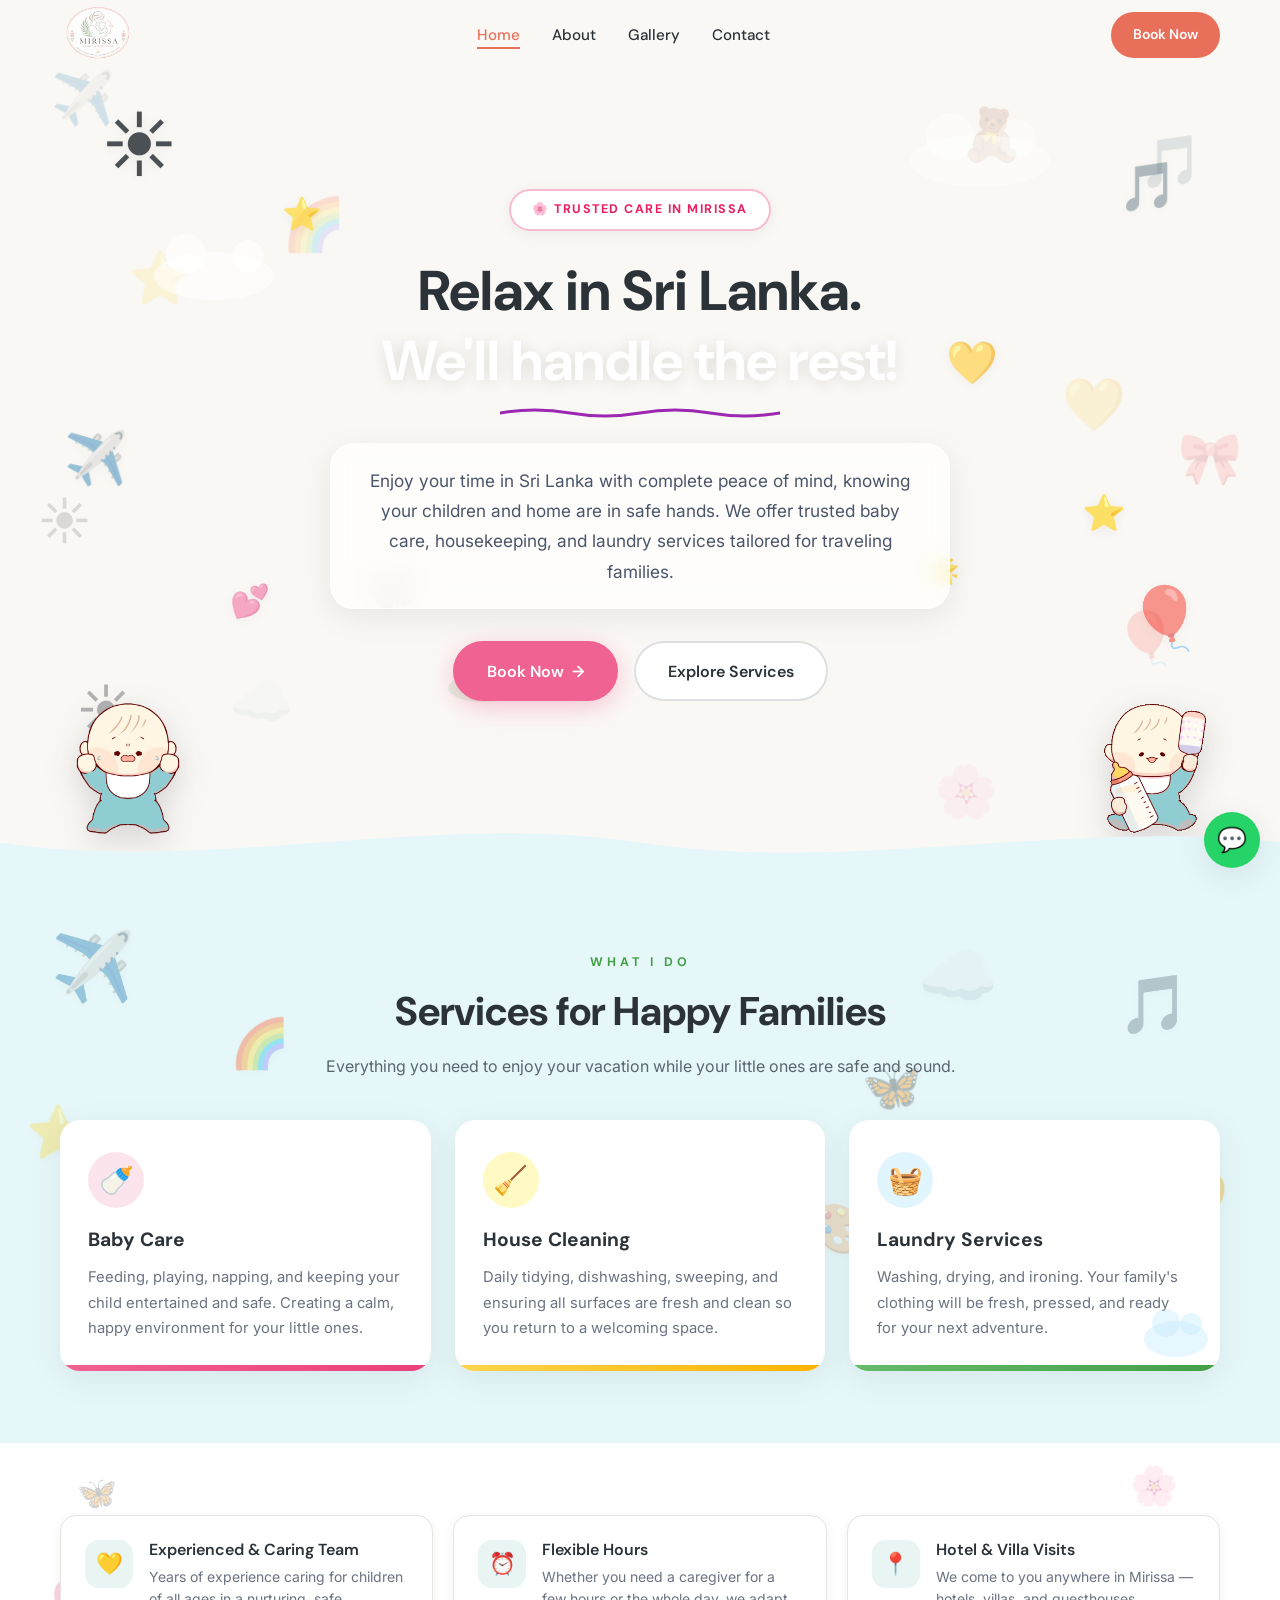
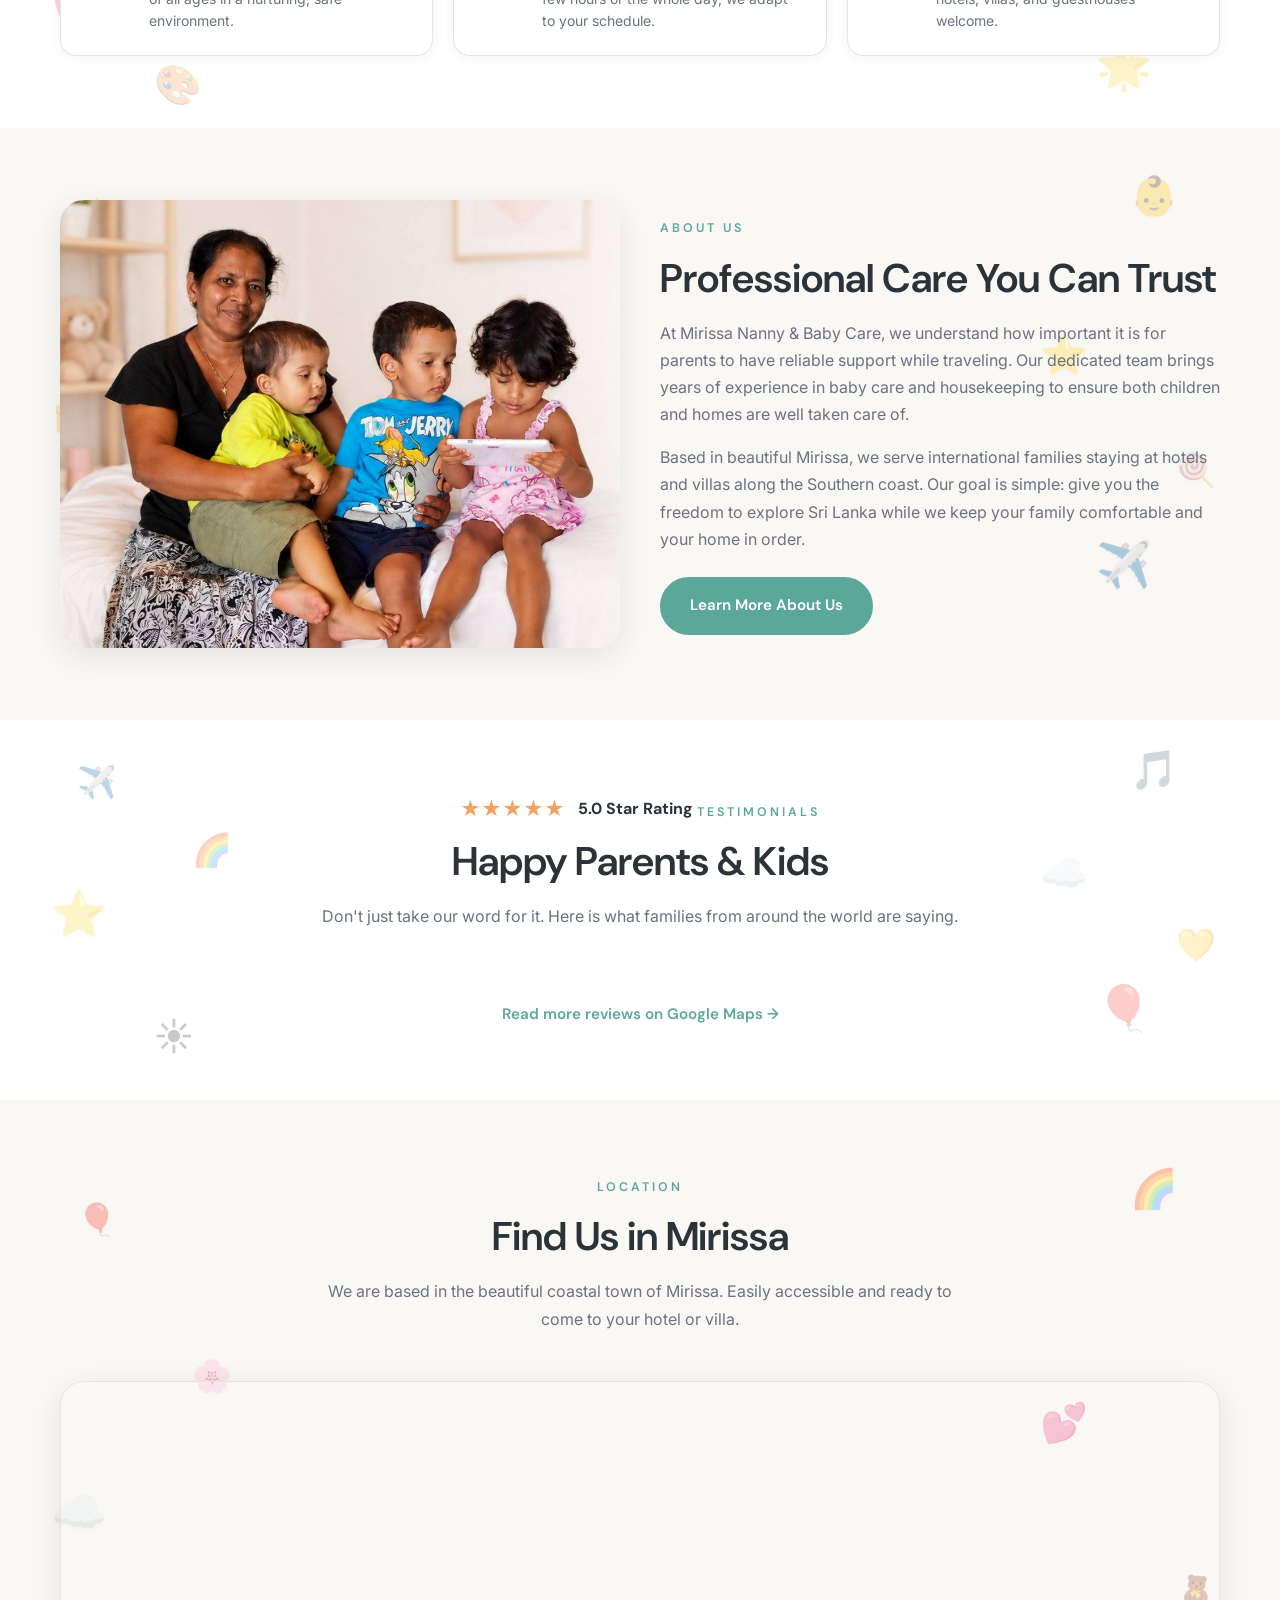
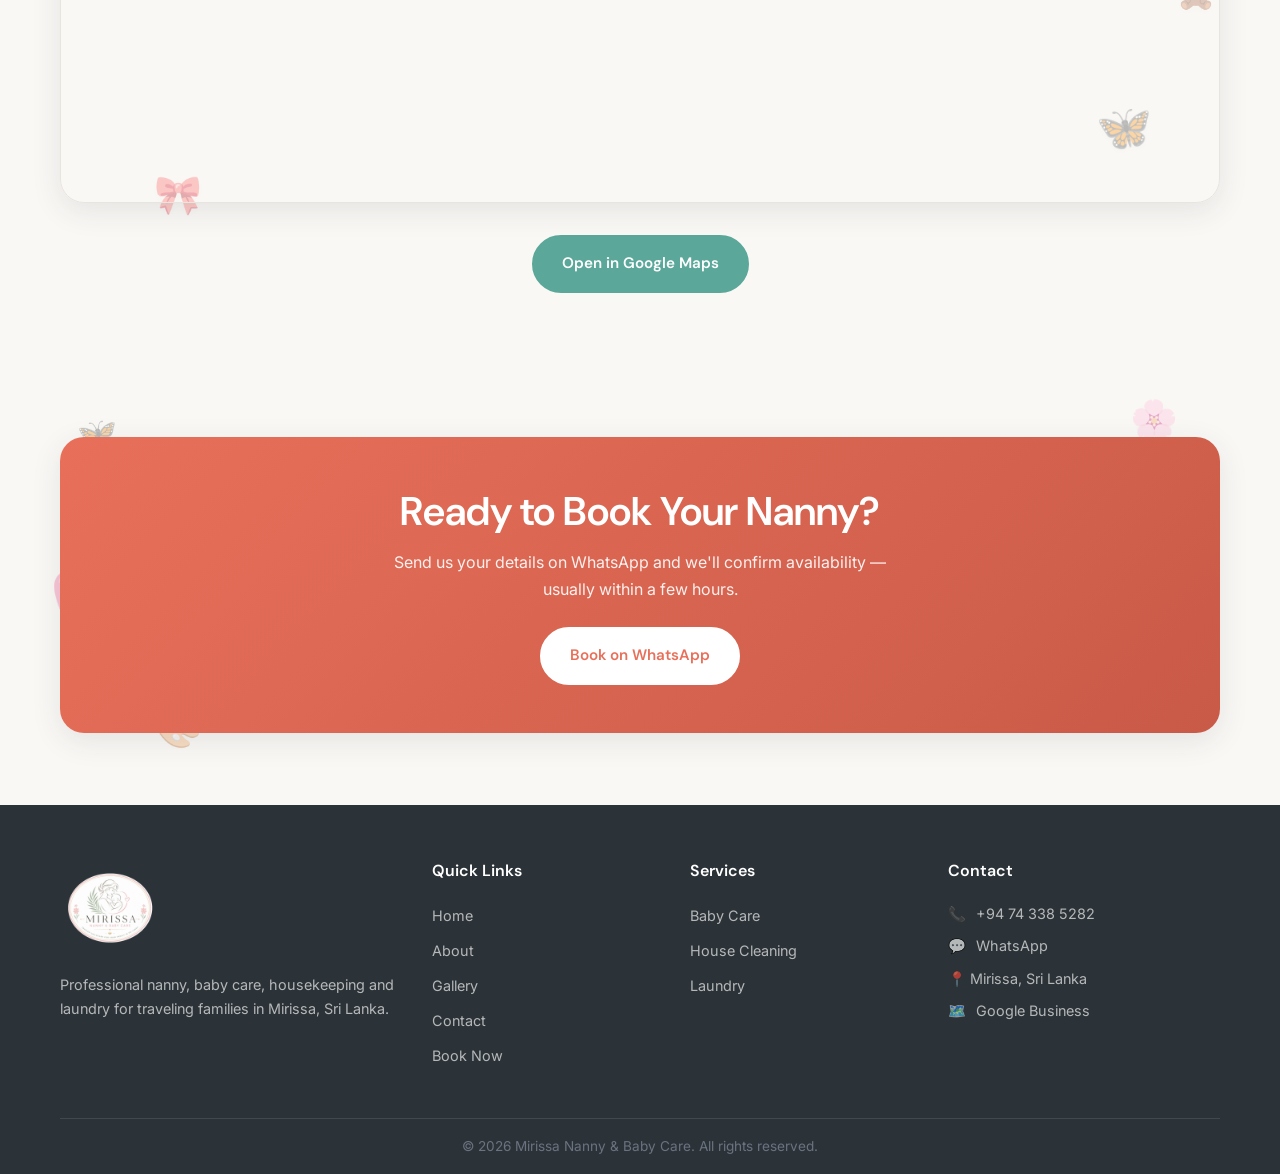
<file: index.html>
<!DOCTYPE html>
<html lang="en">
<head>
  <meta charset="UTF-8">
  <meta name="viewport" content="width=device-width, initial-scale=1.0">
  <meta name="description" content="Mirissa Nanny & Baby Care — professional nanny, baby care, housekeeping and laundry for traveling families in Mirissa, Sri Lanka. Book via WhatsApp.">
  <meta name="keywords" content="Mirissa nanny, baby care Mirissa, Sri Lanka nanny service, traveling families Mirissa, housekeeping Mirissa, villa nanny Sri Lanka">
  <meta name="author" content="Mirissa Nanny & Baby Care">
  <meta name="robots" content="index, follow">
  <link rel="canonical" href="https://mirissananny.com/">

  <title>Mirissa Nanny &amp; Baby Care | Trusted Baby Care for Traveling Families in Sri Lanka</title>

  <meta property="og:type" content="website">
  <meta property="og:title" content="Mirissa Nanny &amp; Baby Care | Trusted Baby Care in Sri Lanka">
  <meta property="og:description" content="Professional nanny, baby care, housekeeping and laundry for traveling families in Mirissa. Peace of mind while you explore Sri Lanka.">
  <meta property="og:url" content="https://mirissananny.com/">
  <meta property="og:image" content="https://mirissananny.com/images/logo_cycle.png">
  <meta property="og:locale" content="en_US">
  <meta property="og:site_name" content="Mirissa Nanny &amp; Baby Care">

  <meta name="twitter:card" content="summary_large_image">
  <meta name="twitter:title" content="Mirissa Nanny &amp; Baby Care">
  <meta name="twitter:description" content="Trusted baby care and housekeeping for traveling families in Mirissa, Sri Lanka.">
  <meta name="twitter:image" content="https://mirissananny.com/images/logo_cycle.png">

  <link rel="preconnect" href="https://fonts.googleapis.com">
  <link rel="preconnect" href="https://fonts.gstatic.com" crossorigin>
  <link href="https://fonts.googleapis.com/css2?family=DM+Sans:ital,opsz,wght@0,9..40,400;0,9..40,500;0,9..40,600;0,9..40,700;1,9..40,400&family=Inter:wght@400;500;600&display=swap" rel="stylesheet">
  <link rel="stylesheet" href="css/style.css">
  <link rel="icon" href="images/logo_cycle.png" type="image/png">

  <script type="application/ld+json">
  {
    "@context": "https://schema.org",
    "@type": "LocalBusiness",
    "name": "Mirissa Nanny & Baby Care",
    "description": "Professional nanny, baby care, housekeeping and laundry services for traveling families in Mirissa, Sri Lanka.",
    "url": "https://mirissananny.com",
    "telephone": "+94743385282",
    "image": "https://mirissananny.com/images/logo_cycle.png",
    "priceRange": "$$",
    "address": {
      "@type": "PostalAddress",
      "addressLocality": "Mirissa",
      "addressRegion": "Southern Province",
      "addressCountry": "LK"
    },
    "geo": {
      "@type": "GeoCoordinates",
      "latitude": "5.9483",
      "longitude": "80.4718"
    },
    "sameAs": ["https://www.google.com/maps?cid=6209676153653148713"],
    "hasOfferCatalog": {
      "@type": "OfferCatalog",
      "name": "Family Care Services",
      "itemListElement": [
        { "@type": "Offer", "itemOffered": { "@type": "Service", "name": "Baby Care" } },
        { "@type": "Offer", "itemOffered": { "@type": "Service", "name": "House Cleaning" } },
        { "@type": "Offer", "itemOffered": { "@type": "Service", "name": "Laundry Services" } }
      ]
    }
  }
  </script>
</head>
<body class="page-home">

  <header class="header transparent" role="banner">
    <div class="header-inner">
      <a href="index.html" class="logo" aria-label="Mirissa Nanny &amp; Baby Care Home">
        <img src="images/logo_cycle.png" alt="Mirissa Nanny &amp; Baby Care" class="logo-img" width="76" height="76">
      </a>
      <nav class="nav" role="navigation" aria-label="Main navigation">
        <ul class="nav-list">
          <li><a href="index.html" class="nav-link active">Home</a></li>
          <li><a href="about.html" class="nav-link">About</a></li>
          <li><a href="gallery.html" class="nav-link">Gallery</a></li>
          <li><a href="contact.html" class="nav-link">Contact</a></li>
        </ul>
      </nav>
      <a href="contact.html#booking" class="btn btn-primary btn-sm header-cta">Book Now</a>
      <button class="hamburger" aria-label="Toggle menu"><span></span><span></span><span></span></button>
    </div>
  </header>

  <div class="mobile-nav-overlay"></div>
  <nav class="mobile-nav" role="navigation" aria-label="Mobile navigation">
    <ul class="mobile-nav-list">
      <li><a href="index.html" class="mobile-nav-link active">Home</a></li>
      <li><a href="about.html" class="mobile-nav-link">About</a></li>
      <li><a href="gallery.html" class="mobile-nav-link">Gallery</a></li>
      <li><a href="contact.html" class="mobile-nav-link">Contact</a></li>
      <li><a href="contact.html#booking" class="btn btn-primary" style="margin-top:1rem;width:100%;">Book Now</a></li>
    </ul>
  </nav>

  <main>
    <section class="hero hero-carousel" aria-label="Welcome">
      <div class="hero-carousel-bg" aria-hidden="true">
        <div class="hero-gradient-slide hero-gradient-slide-1"></div>
        <div class="hero-gradient-slide hero-gradient-slide-2"></div>
        <div class="hero-gradient-slide hero-gradient-slide-3"></div>
        <div class="hero-gradient-slide hero-gradient-slide-4"></div>
      </div>

      <div class="hero-float-decor" aria-hidden="true">
        <span class="hero-float hero-float-1">☀️</span>
        <span class="hero-float hero-float-2">☀️</span>
        <span class="hero-float hero-float-3">⭐</span>
        <span class="hero-float hero-float-4">⭐</span>
        <span class="hero-float hero-float-5">💛</span>
        <span class="hero-float hero-float-6">🎵</span>
        <span class="hero-float hero-float-7">✈️</span>
        <span class="hero-float hero-float-8">🎈</span>
        <span class="hero-float hero-float-9">💕</span>
        <span class="hero-float hero-float-10">🌟</span>
        <div class="hero-cloud hero-cloud-1"></div>
        <div class="hero-cloud hero-cloud-2"></div>
        <div class="hero-cloud hero-cloud-3"></div>
        <img src="images/assets/baby-homehome-Nanny & Baby Care_mirissa.gif" alt="" class="hero-baby-mascot hero-baby-mascot-right">
        <img src="images/assets/crying-babybaby-home-Nanny & Baby Care_mirissa.gif" alt="" class="hero-baby-mascot hero-baby-mascot-left">
      </div>

      <div class="hero-content">
        <div class="hero-badge">🌸 Trusted Care in Mirissa</div>
        <h1 class="hero-title">
          <span class="hero-title-line">Relax in Sri Lanka.</span>
          <span class="hero-title-line hero-title-accent">We'll handle the rest!</span>
          <svg class="hero-wavy-line" viewBox="0 0 320 12" preserveAspectRatio="none" aria-hidden="true">
            <path d="M0,6 Q40,0 80,6 T160,6 T240,6 T320,6" fill="none" stroke="#9C27B0" stroke-width="3" stroke-linecap="round"/>
          </svg>
        </h1>
        <div class="hero-desc-box">
          <p>Enjoy your time in Sri Lanka with complete peace of mind, knowing your children and home are in safe hands. We offer trusted baby care, housekeeping, and laundry services tailored for traveling families.</p>
        </div>
        <div class="btn-group">
          <a href="contact.html#booking" class="btn btn-hero-primary">Book Now <span aria-hidden="true">→</span></a>
          <a href="#services" class="btn btn-hero-outline">Explore Services</a>
        </div>
      </div>

      <div class="hero-bottom-wave" aria-hidden="true">
        <svg viewBox="0 0 1440 120" preserveAspectRatio="none" xmlns="http://www.w3.org/2000/svg">
          <path d="M0,48 C240,88 480,8 720,48 C960,88 1200,18 1440,48 L1440,120 L0,120 Z" fill="#E6F7F9"/>
        </svg>
      </div>
    </section>

    <section class="section section-services" id="services">
      <div class="services-decor" aria-hidden="true">
        <span class="services-float services-float-1">✈️</span>
        <span class="services-float services-float-2">🎵</span>
        <span class="services-float services-float-3">⭐</span>
        <span class="services-float services-float-4">💛</span>
        <span class="services-float services-float-5">☀️</span>
        <span class="services-float services-float-6">🎈</span>
        <span class="services-float services-float-7">🌈</span>
        <span class="services-float services-float-8">☁️</span>
        <span class="services-float services-float-9">🧸</span>
        <span class="services-float services-float-10">🎀</span>
        <span class="services-float services-float-11">🦋</span>
        <span class="services-float services-float-12">🌸</span>
        <span class="services-float services-float-13">💕</span>
        <span class="services-float services-float-14">🎪</span>
        <span class="services-float services-float-15">🎨</span>
      </div>
      <div class="container text-center">
        <span class="section-label section-label-green animate-on-scroll">What I Do</span>
        <h2 class="section-title animate-on-scroll">Services for Happy Families</h2>
        <p class="section-subtitle animate-on-scroll">Everything you need to enjoy your vacation while your little ones are safe and sound.</p>
        <div class="services-grid">
          <article class="service-card service-card-pink animate-on-scroll">
            <div class="service-card-inner">
              <div class="service-icon-wrap service-icon-pink" aria-hidden="true">
                <span class="service-icon-emoji">🍼</span>
              </div>
              <h3>Baby Care</h3>
              <p>Feeding, playing, napping, and keeping your child entertained and safe. Creating a calm, happy environment for your little ones.</p>
            </div>
            <div class="service-accent service-accent-pink"></div>
          </article>
          <article class="service-card service-card-yellow animate-on-scroll">
            <div class="service-card-inner">
              <div class="service-icon-wrap service-icon-yellow" aria-hidden="true">
                <span class="service-icon-emoji">🧹</span>
              </div>
              <h3>House Cleaning</h3>
              <p>Daily tidying, dishwashing, sweeping, and ensuring all surfaces are fresh and clean so you return to a welcoming space.</p>
            </div>
            <div class="service-accent service-accent-yellow"></div>
          </article>
          <article class="service-card service-card-green animate-on-scroll">
            <div class="service-card-inner">
              <div class="service-icon-wrap service-icon-blue" aria-hidden="true">
                <span class="service-icon-emoji">🧺</span>
              </div>
              <h3>Laundry Services</h3>
              <p>Washing, drying, and ironing. Your family's clothing will be fresh, pressed, and ready for your next adventure.</p>
              <div class="service-cloud" aria-hidden="true"></div>
            </div>
            <div class="service-accent service-accent-green"></div>
          </article>
        </div>
      </div>
    </section>

    <section class="section section-alt">
      <div class="container">
        <div class="features-strip">
          <div class="feature-mini animate-on-scroll">
            <div class="feature-mini-icon" aria-hidden="true">💛</div>
            <div>
              <h4>Experienced &amp; Caring Team</h4>
              <p>Years of experience caring for children of all ages in a nurturing, safe environment.</p>
            </div>
          </div>
          <div class="feature-mini animate-on-scroll">
            <div class="feature-mini-icon" aria-hidden="true">⏰</div>
            <div>
              <h4>Flexible Hours</h4>
              <p>Whether you need a caregiver for a few hours or the whole day, we adapt to your schedule.</p>
            </div>
          </div>
          <div class="feature-mini animate-on-scroll">
            <div class="feature-mini-icon" aria-hidden="true">📍</div>
            <div>
              <h4>Hotel &amp; Villa Visits</h4>
              <p>We come to you anywhere in Mirissa — hotels, villas, and guesthouses welcome.</p>
            </div>
          </div>
        </div>
      </div>
    </section>

    <section class="section">
      <div class="container">
        <div class="split-grid">
          <div class="split-image animate-on-scroll">
            <img src="images/assets/home-Nanny & Baby Care_mirissa.jpg" alt="Caring nanny with a happy child in a warm home setting" loading="lazy" width="800" height="600">
          </div>
          <div class="split-content animate-on-scroll">
            <span class="section-label">About Us</span>
            <h2 class="section-title">Professional Care You Can Trust</h2>
            <p>At Mirissa Nanny &amp; Baby Care, we understand how important it is for parents to have reliable support while traveling. Our dedicated team brings years of experience in baby care and housekeeping to ensure both children and homes are well taken care of.</p>
            <p>Based in beautiful Mirissa, we serve international families staying at hotels and villas along the Southern coast. Our goal is simple: give you the freedom to explore Sri Lanka while we keep your family comfortable and your home in order.</p>
            <a href="about.html" class="btn btn-secondary" style="margin-top:0.5rem;">Learn More About Us</a>
          </div>
        </div>
      </div>
    </section>

    <section class="section section-alt">
      <div class="container">
        <div class="testimonials-header animate-on-scroll">
          <div class="star-rating" aria-label="5.0 star rating">
            ★★★★★ <span>5.0 Star Rating</span>
          </div>
          <span class="section-label">Testimonials</span>
          <h2 class="section-title">Happy Parents &amp; Kids</h2>
          <p class="section-subtitle" style="margin-bottom:0;">Don't just take our word for it. Here is what families from around the world are saying.</p>
        </div>
        <div class="testimonials-grid animate-on-scroll">
          <div class="sk-ww-google-reviews" data-embed-id="25698044"></div>
          <script src="https://widgets.sociablekit.com/google-reviews/widget.js" defer></script>
        </div>
        <div class="text-center">
          <a href="https://www.google.com/maps?cid=6209676153653148713" class="google-link" target="_blank" rel="noopener">Read more reviews on Google Maps →</a>
        </div>
      </div>
    </section>

    <section class="section map-section">
      <div class="container">
        <span class="section-label animate-on-scroll">Location</span>
        <h2 class="section-title animate-on-scroll">Find Us in Mirissa</h2>
        <p class="section-subtitle animate-on-scroll">We are based in the beautiful coastal town of Mirissa. Easily accessible and ready to come to your hotel or villa.</p>
        <div class="map-wrapper animate-on-scroll">
          <iframe src="https://maps.google.com/maps?q=Mirissa,Sri+Lanka&z=13&output=embed" title="Mirissa, Sri Lanka map" loading="lazy" allowfullscreen referrerpolicy="no-referrer-when-downgrade"></iframe>
        </div>
        <a href="https://www.google.com/maps?cid=6209676153653148713" class="btn btn-secondary" target="_blank" rel="noopener">Open in Google Maps</a>
      </div>
    </section>

    <section class="section">
      <div class="container">
        <div class="cta-banner animate-on-scroll">
          <h2>Ready to Book Your Nanny?</h2>
          <p>Send us your details on WhatsApp and we'll confirm availability — usually within a few hours.</p>
          <a href="contact.html#booking" class="btn btn-primary">Book on WhatsApp</a>
        </div>
      </div>
    </section>
  </main>

  <footer class="footer" role="contentinfo">
    <div class="container">
      <div class="footer-grid">
        <div class="footer-brand">
          <a href="index.html" class="logo logo-footer">
            <img src="images/logo_cycle.png" alt="Mirissa Nanny &amp; Baby Care" class="logo-img logo-img-footer" width="100" height="100" loading="lazy">
          </a>
          <p>Professional nanny, baby care, housekeeping and laundry for traveling families in Mirissa, Sri Lanka.</p>
        </div>
        <div class="footer-links-row">
          <div>
            <h4>Quick Links</h4>
            <ul class="footer-links">
              <li><a href="index.html">Home</a></li>
              <li><a href="about.html">About</a></li>
              <li><a href="gallery.html">Gallery</a></li>
              <li><a href="contact.html">Contact</a></li>
              <li><a href="contact.html#booking">Book Now</a></li>
            </ul>
          </div>
          <div>
            <h4>Services</h4>
            <ul class="footer-links">
              <li><a href="index.html#services">Baby Care</a></li>
              <li><a href="index.html#services">House Cleaning</a></li>
              <li><a href="index.html#services">Laundry</a></li>
            </ul>
          </div>
        </div>
        <div class="footer-contact-col">
          <h4>Contact</h4>
          <ul class="footer-contact">
            <li>📞 <a href="tel:+94743385282">+94 74 338 5282</a></li>
            <li>💬 <a href="https://wa.me/94743385282" target="_blank" rel="noopener">WhatsApp</a></li>
            <li>📍 Mirissa, Sri Lanka</li>
            <li>🗺️ <a href="https://www.google.com/maps?cid=6209676153653148713" target="_blank" rel="noopener">Google Business</a></li>
          </ul>
        </div>
      </div>
      <div class="footer-bottom">
        <p>&copy; 2026 Mirissa Nanny &amp; Baby Care. All rights reserved.</p>
      </div>
    </div>
  </footer>

  <button class="back-to-top" aria-label="Back to top">↑</button>
  <a href="https://wa.me/94743385282" class="whatsapp-float" target="_blank" rel="noopener" aria-label="Chat on WhatsApp">💬</a>
  <div class="mobile-sticky-bar">
    <a href="tel:+94743385282" class="mobile-sticky-call">📞 Call</a>
    <a href="https://wa.me/94743385282" class="mobile-sticky-whatsapp" target="_blank" rel="noopener">💬 WhatsApp</a>
  </div>

  <script src="js/script.js"></script>
</body>
</html>
</file>
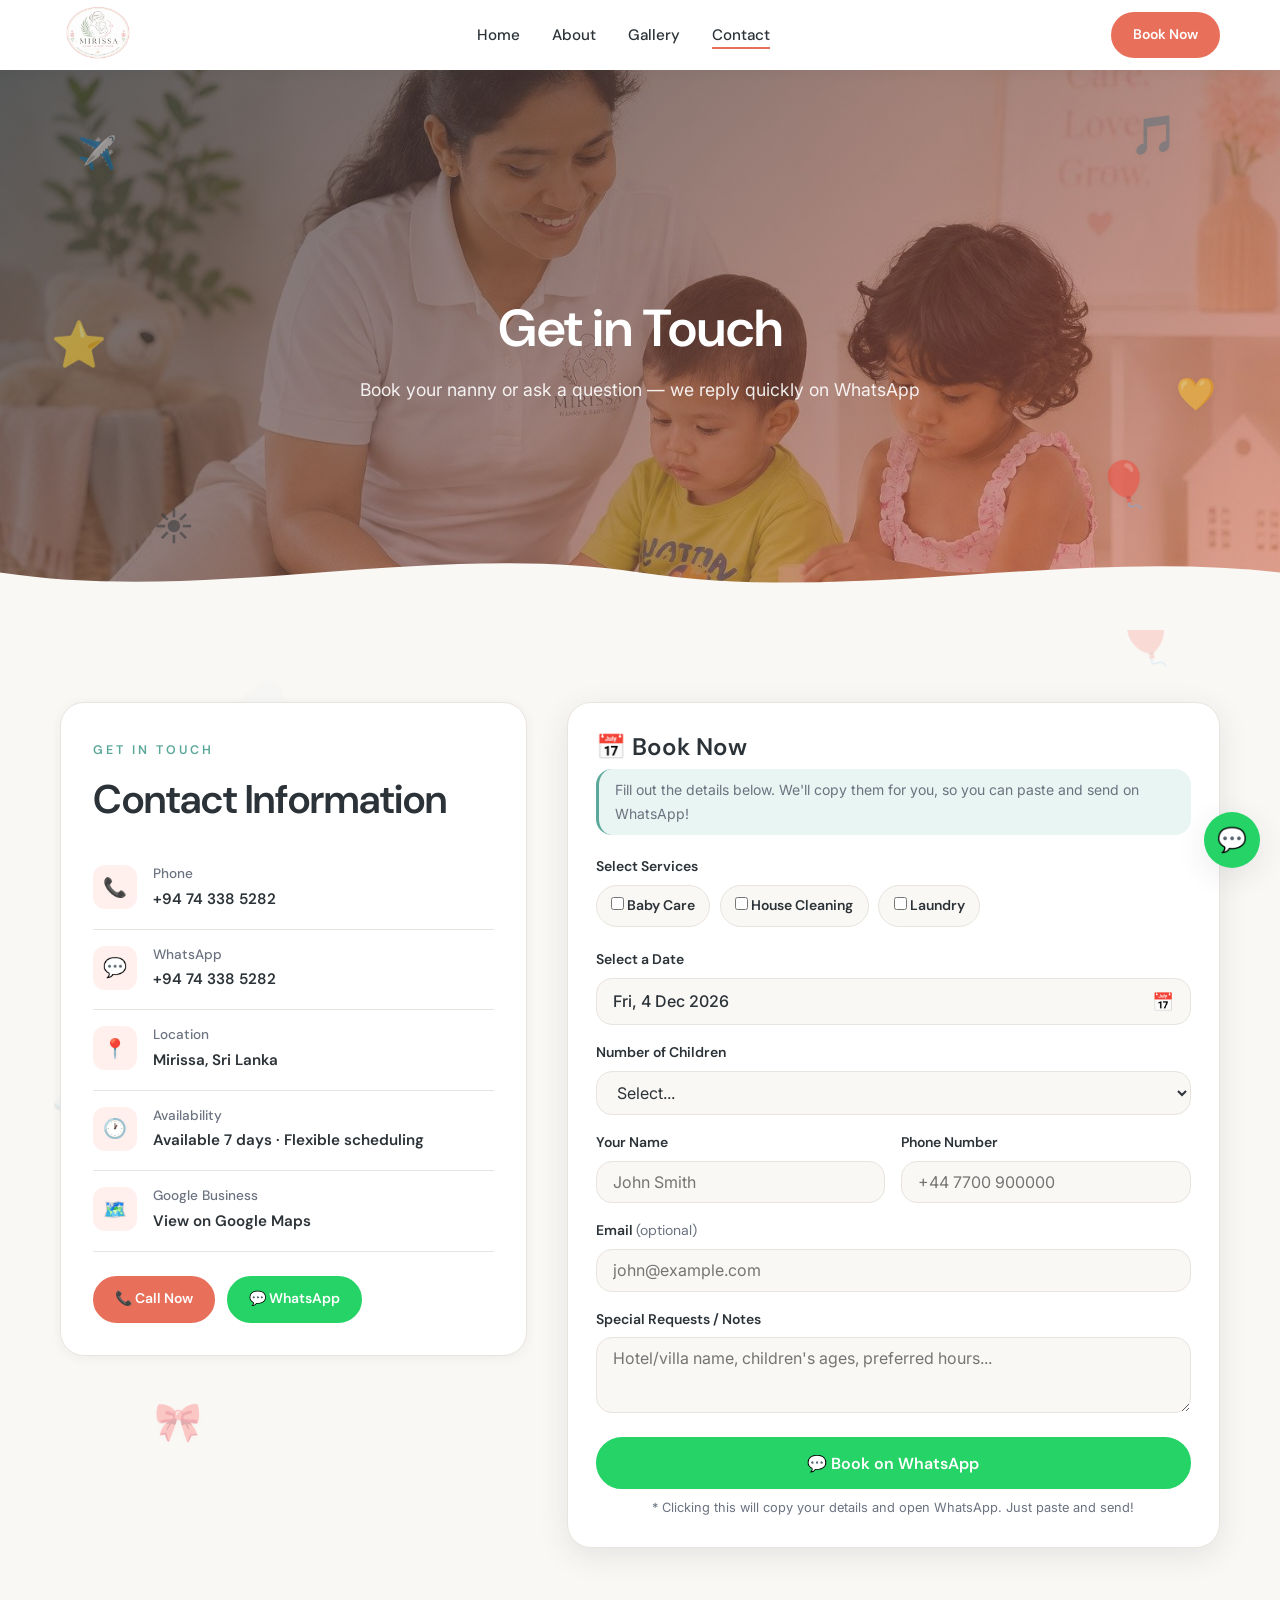
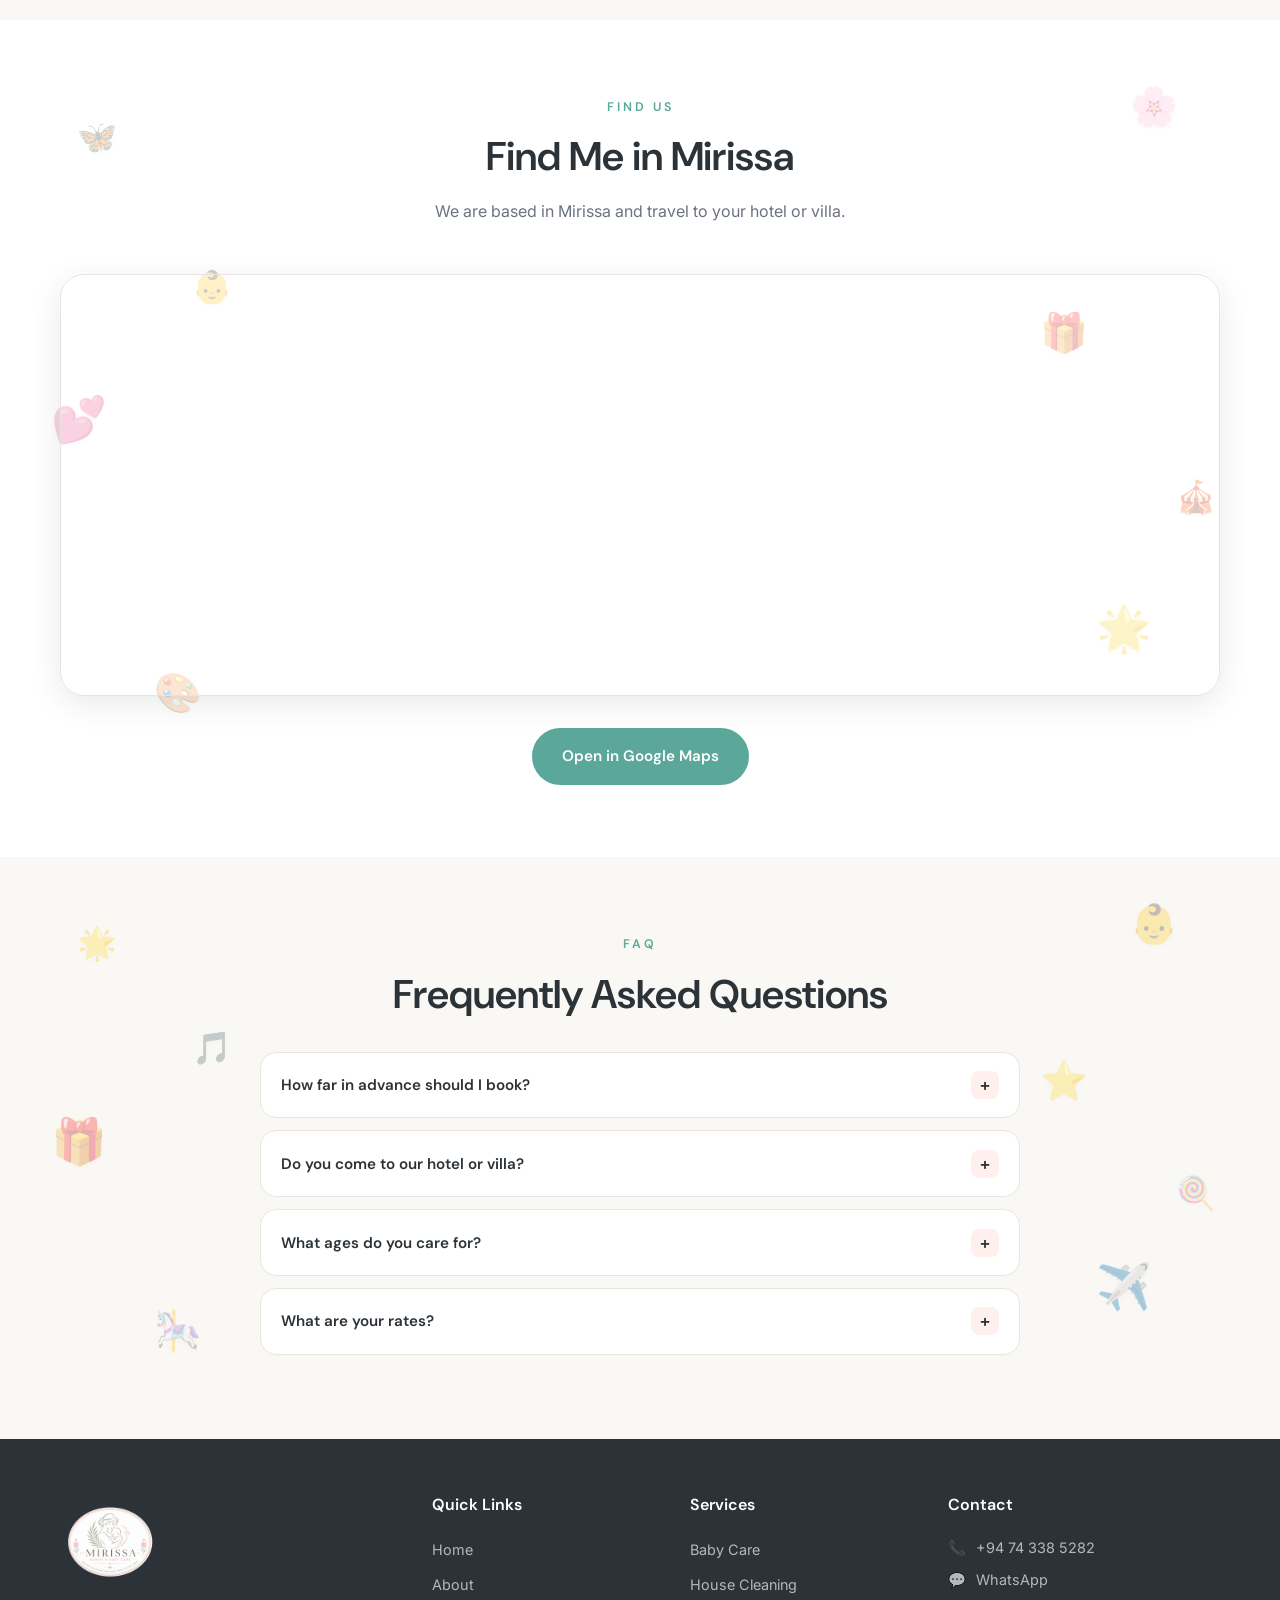
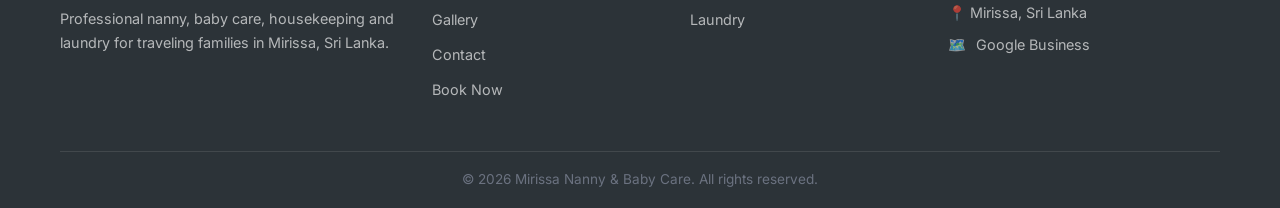
<file: contact.html>
<!DOCTYPE html>
<html lang="en">
<head>
  <meta charset="UTF-8">
  <meta name="viewport" content="width=device-width, initial-scale=1.0">
  <meta name="description" content="Contact Mirissa Nanny & Baby Care. Phone +94 74 338 5282, WhatsApp booking, Mirissa Sri Lanka. Book your nanny online today.">
  <meta name="keywords" content="Contact Mirissa nanny, book nanny Mirissa, WhatsApp nanny Sri Lanka, baby care booking Mirissa">
  <meta name="robots" content="index, follow">
  <link rel="canonical" href="https://mirissananny.com/contact.html">

  <title>Contact &amp; Book | Mirissa Nanny &amp; Baby Care</title>

  <meta property="og:type" content="website">
  <meta property="og:title" content="Contact &amp; Book | Mirissa Nanny &amp; Baby Care">
  <meta property="og:description" content="Book your nanny via WhatsApp. Phone +94 74 338 5282. Located in Mirissa, Sri Lanka.">
  <meta property="og:url" content="https://mirissananny.com/contact.html">
  <meta property="og:image" content="https://images.unsplash.com/photo-1519452575417-564c1401ecc4?w=1200&q=80">

  <link rel="preconnect" href="https://fonts.googleapis.com">
  <link rel="preconnect" href="https://fonts.gstatic.com" crossorigin>
  <link href="https://fonts.googleapis.com/css2?family=DM+Sans:ital,opsz,wght@0,9..40,400;0,9..40,500;0,9..40,600;0,9..40,700&family=Inter:wght@400;500;600&display=swap" rel="stylesheet">
  <link rel="stylesheet" href="css/style.css">
  <link rel="icon" href="images/logo_cycle.png" type="image/png">

  <script type="application/ld+json">
  {
    "@context": "https://schema.org",
    "@type": "LocalBusiness",
    "name": "Mirissa Nanny & Baby Care",
    "telephone": "+94743385282",
    "url": "https://mirissananny.com",
    "address": {
      "@type": "PostalAddress",
      "addressLocality": "Mirissa",
      "addressRegion": "Southern Province",
      "addressCountry": "LK"
    },
    "geo": {
      "@type": "GeoCoordinates",
      "latitude": "5.9483",
      "longitude": "80.4718"
    },
    "openingHours": "Mo-Su 00:00-23:59",
    "sameAs": ["https://www.google.com/maps?cid=6209676153653148713"],
    "priceRange": "$$"
  }
  </script>
</head>
<body class="page-contact">

  <header class="header scrolled" role="banner">
    <div class="header-inner">
      <a href="index.html" class="logo" aria-label="Mirissa Nanny &amp; Baby Care Home">
        <img src="images/logo_cycle.png" alt="Mirissa Nanny &amp; Baby Care" class="logo-img" width="76" height="76">
      </a>
      <nav class="nav" role="navigation" aria-label="Main navigation">
        <ul class="nav-list">
          <li><a href="index.html" class="nav-link">Home</a></li>
          <li><a href="about.html" class="nav-link">About</a></li>
          <li><a href="gallery.html" class="nav-link">Gallery</a></li>
          <li><a href="contact.html" class="nav-link active">Contact</a></li>
        </ul>
      </nav>
      <a href="contact.html#booking" class="btn btn-primary btn-sm header-cta">Book Now</a>
      <button class="hamburger" aria-label="Toggle menu"><span></span><span></span><span></span></button>
    </div>
  </header>

  <div class="mobile-nav-overlay"></div>
  <nav class="mobile-nav" role="navigation" aria-label="Mobile navigation">
    <ul class="mobile-nav-list">
      <li><a href="index.html" class="mobile-nav-link">Home</a></li>
      <li><a href="about.html" class="mobile-nav-link">About</a></li>
      <li><a href="gallery.html" class="mobile-nav-link">Gallery</a></li>
      <li><a href="contact.html" class="mobile-nav-link active">Contact</a></li>
      <li><a href="contact.html#booking" class="btn btn-primary" style="margin-top:1rem;width:100%;">Book Now</a></li>
    </ul>
  </nav>

  <main>
    <section class="page-hero" style="background-image:url('images/assets/contact_hero.jpg');">
      <div class="page-hero-content">
        <h1>Get in Touch</h1>
        <p>Book your nanny or ask a question — we reply quickly on WhatsApp</p>
      </div>
      <div class="hero-bottom-wave" aria-hidden="true">
        <svg viewBox="0 0 1440 120" preserveAspectRatio="none" xmlns="http://www.w3.org/2000/svg">
          <path d="M0,48 C240,88 480,8 720,48 C960,88 1200,18 1440,48 L1440,120 L0,120 Z" fill="#FAF8F5"/>
        </svg>
      </div>
    </section>

    <section class="section section-contact">
      <div class="container">
        <div class="contact-grid">
          <div class="contact-info-card animate-on-scroll">
            <span class="section-label">Get In Touch</span>
            <h2 class="section-title" style="margin-bottom:1.5rem;">Contact Information</h2>

            <div class="contact-item">
              <div class="contact-item-icon" aria-hidden="true">📞</div>
              <div>
                <h4>Phone</h4>
                <p><a href="tel:+94743385282">+94 74 338 5282</a></p>
              </div>
            </div>
            <div class="contact-item">
              <div class="contact-item-icon" aria-hidden="true">💬</div>
              <div>
                <h4>WhatsApp</h4>
                <p><a href="https://wa.me/94743385282" target="_blank" rel="noopener">+94 74 338 5282</a></p>
              </div>
            </div>
            <div class="contact-item">
              <div class="contact-item-icon" aria-hidden="true">📍</div>
              <div>
                <h4>Location</h4>
                <p>Mirissa, Sri Lanka</p>
              </div>
            </div>
            <div class="contact-item">
              <div class="contact-item-icon" aria-hidden="true">🕐</div>
              <div>
                <h4>Availability</h4>
                <p>Available 7 days · Flexible scheduling</p>
              </div>
            </div>
            <div class="contact-item">
              <div class="contact-item-icon" aria-hidden="true">🗺️</div>
              <div>
                <h4>Google Business</h4>
                <p><a href="https://www.google.com/maps?cid=6209676153653148713" target="_blank" rel="noopener">View on Google Maps</a></p>
              </div>
            </div>

            <div class="contact-buttons">
              <a href="tel:+94743385282" class="btn btn-primary btn-sm">📞 Call Now</a>
              <a href="https://wa.me/94743385282" class="btn btn-whatsapp btn-sm" target="_blank" rel="noopener">💬 WhatsApp</a>
            </div>
          </div>

          <div class="form-card animate-on-scroll" id="booking">
            <h2>📅 Book Now</h2>
            <p class="form-note">Fill out the details below. We'll copy them for you, so you can paste and send on WhatsApp!</p>

            <form id="booking-form" novalidate>
              <div class="form-group">
                <label>Select Services</label>
                <div class="checkbox-group">
                  <label class="checkbox-label">
                    <input type="checkbox" name="services" value="Baby Care"> Baby Care
                  </label>
                  <label class="checkbox-label">
                    <input type="checkbox" name="services" value="House Cleaning"> House Cleaning
                  </label>
                  <label class="checkbox-label">
                    <input type="checkbox" name="services" value="Laundry"> Laundry
                  </label>
                </div>
              </div>

              <div class="form-group calendar-field">
                <label for="date-trigger">Select a Date</label>
                <button type="button" class="calendar-trigger" id="date-trigger" aria-haspopup="dialog" aria-expanded="false">
                  <span id="date-trigger-text">Choose a date</span>
                  <span class="calendar-trigger-icon" aria-hidden="true">📅</span>
                </button>
                <div class="calendar-widget calendar-popup" id="booking-calendar" role="dialog" aria-label="Select a date" hidden>
                  <div class="calendar-header">
                    <h4 id="calendar-month">June 2026</h4>
                    <div class="calendar-nav">
                      <button type="button" id="cal-prev" aria-label="Previous month">&#10094;</button>
                      <button type="button" id="cal-next" aria-label="Next month">&#10095;</button>
                    </div>
                  </div>
                  <div class="calendar-weekdays">
                    <span>Su</span><span>Mo</span><span>Tu</span><span>We</span><span>Th</span><span>Fr</span><span>Sa</span>
                  </div>
                  <div class="calendar-days" id="calendar-days"></div>
                  <div class="calendar-selected" id="calendar-selected"></div>
                </div>
              </div>

              <div class="form-group">
                <label for="book-children">Number of Children</label>
                <select id="book-children" name="children" required>
                  <option value="">Select...</option>
                  <option value="1">1</option>
                  <option value="2">2</option>
                  <option value="3">3</option>
                  <option value="4">4</option>
                  <option value="5">5</option>
                  <option value="6">6</option>
                  <option value="6+">6+</option>
                </select>
              </div>

              <div class="form-row">
                <div class="form-group">
                  <label for="book-name">Your Name</label>
                  <input type="text" id="book-name" name="name" placeholder="John Smith" required autocomplete="name">
                </div>
                <div class="form-group">
                  <label for="book-phone">Phone Number</label>
                  <input type="tel" id="book-phone" name="phone" placeholder="+44 7700 900000" required autocomplete="tel">
                </div>
              </div>

              <div class="form-group">
                <label for="book-email">Email <span style="font-weight:400;color:var(--text-muted);">(optional)</span></label>
                <input type="email" id="book-email" name="email" placeholder="john@example.com" autocomplete="email">
              </div>

              <div class="form-group">
                <label for="book-notes">Special Requests / Notes</label>
                <textarea id="book-notes" name="notes" placeholder="Hotel/villa name, children's ages, preferred hours..."></textarea>
              </div>

              <button type="submit" class="btn btn-whatsapp" style="width:100%;font-size:1rem;padding:0.85rem;">💬 Book on WhatsApp</button>
              <p style="font-size:0.8rem;color:var(--text-muted);margin-top:0.5rem;text-align:center;">* Clicking this will copy your details and open WhatsApp. Just paste and send!</p>
            </form>
          </div>
        </div>
      </div>
    </section>

    <section class="section section-alt map-section">
      <div class="container">
        <span class="section-label animate-on-scroll">Find Us</span>
        <h2 class="section-title animate-on-scroll">Find Me in Mirissa</h2>
        <p class="section-subtitle animate-on-scroll">We are based in Mirissa and travel to your hotel or villa.</p>
        <div class="map-wrapper animate-on-scroll">
          <iframe src="https://www.google.com/maps/embed?pb=!1m18!1m12!1m3!1d3968.4080910386524!2d80.47622333946971!3d5.938354646316807!2m3!1f0!2f0!3f0!3m2!1i1024!2i768!4f13.1!3m3!1m2!1s0x3ae13f0057c0d9c1%3A0x562d338fbcb5bc29!2sMirissa%20Nanny%20%26%20Baby%20Care!5e0!3m2!1sen!2slk!4v1784281542292!5m2!1sen!2slk" title="Mirissa Nanny &amp; Baby Care location map" loading="lazy" allowfullscreen referrerpolicy="strict-origin-when-cross-origin"></iframe>
        </div>
        <a href="https://www.google.com/maps?cid=6209676153653148713" class="btn btn-secondary" target="_blank" rel="noopener">Open in Google Maps</a>
      </div>
    </section>

    <section class="section">
      <div class="container">
        <div class="text-center" style="margin-bottom:2rem;">
          <span class="section-label animate-on-scroll">FAQ</span>
          <h2 class="section-title animate-on-scroll">Frequently Asked Questions</h2>
        </div>
        <div class="faq-list animate-on-scroll">
          <div class="faq-item">
            <button class="faq-question" type="button">
              How far in advance should I book?
              <span class="faq-icon" aria-hidden="true">+</span>
            </button>
            <div class="faq-answer">
              <p>We recommend booking at least 2–3 days in advance, especially during peak season (December–April). However, we often accommodate last-minute requests — just message us on WhatsApp.</p>
            </div>
          </div>
          <div class="faq-item">
            <button class="faq-question" type="button">
              Do you come to our hotel or villa?
              <span class="faq-icon" aria-hidden="true">+</span>
            </button>
            <div class="faq-answer">
              <p>Yes! We travel to your accommodation anywhere in Mirissa and the surrounding Southern coast area. Just include your hotel or villa name in the booking form.</p>
            </div>
          </div>
          <div class="faq-item">
            <button class="faq-question" type="button">
              What ages do you care for?
              <span class="faq-icon" aria-hidden="true">+</span>
            </button>
            <div class="faq-answer">
              <p>We care for children of all ages — from infants to pre-teens. Please mention your children's ages in the special requests field so we can prepare accordingly.</p>
            </div>
          </div>
          <div class="faq-item">
            <button class="faq-question" type="button">
              What are your rates?
              <span class="faq-icon" aria-hidden="true">+</span>
            </button>
            <div class="faq-answer">
              <p>Rates depend on the services requested, number of children, and hours needed. Contact us via WhatsApp for a personalised quote — we're happy to discuss your requirements.</p>
            </div>
          </div>
        </div>
      </div>
    </section>
  </main>

  <footer class="footer" role="contentinfo">
    <div class="container">
      <div class="footer-grid">
        <div class="footer-brand">
          <a href="index.html" class="logo logo-footer">
            <img src="images/logo_cycle.png" alt="Mirissa Nanny &amp; Baby Care" class="logo-img logo-img-footer" width="100" height="100" loading="lazy">
          </a>
          <p>Professional nanny, baby care, housekeeping and laundry for traveling families in Mirissa, Sri Lanka.</p>
        </div>
        <div class="footer-links-row">
          <div>
            <h4>Quick Links</h4>
            <ul class="footer-links">
              <li><a href="index.html">Home</a></li>
              <li><a href="about.html">About</a></li>
              <li><a href="gallery.html">Gallery</a></li>
              <li><a href="contact.html">Contact</a></li>
              <li><a href="contact.html#booking">Book Now</a></li>
            </ul>
          </div>
          <div>
            <h4>Services</h4>
            <ul class="footer-links">
              <li><a href="index.html#services">Baby Care</a></li>
              <li><a href="index.html#services">House Cleaning</a></li>
              <li><a href="index.html#services">Laundry</a></li>
            </ul>
          </div>
        </div>
        <div class="footer-contact-col">
          <h4>Contact</h4>
          <ul class="footer-contact">
            <li>📞 <a href="tel:+94743385282">+94 74 338 5282</a></li>
            <li>💬 <a href="https://wa.me/94743385282" target="_blank" rel="noopener">WhatsApp</a></li>
            <li>📍 Mirissa, Sri Lanka</li>
            <li>🗺️ <a href="https://www.google.com/maps?cid=6209676153653148713" target="_blank" rel="noopener">Google Business</a></li>
          </ul>
        </div>
      </div>
      <div class="footer-bottom">
        <p>&copy; 2026 Mirissa Nanny &amp; Baby Care. All rights reserved.</p>
      </div>
    </div>
  </footer>

  <button class="back-to-top" aria-label="Back to top">↑</button>
  <a href="https://wa.me/94743385282" class="whatsapp-float" target="_blank" rel="noopener" aria-label="Chat on WhatsApp">💬</a>
  <div class="mobile-sticky-bar">
    <a href="tel:+94743385282" class="mobile-sticky-call">📞 Call</a>
    <a href="https://wa.me/94743385282" class="mobile-sticky-whatsapp" target="_blank" rel="noopener">💬 WhatsApp</a>
  </div>

  <script src="js/script.js"></script>
</body>
</html>
</file>
<file: css/style.css>
/* ============================================
   Mirissa Nanny & Baby Care — Premium CSS
   Mobile-First | European Family Care Aesthetic
   ============================================ */

:root {
  --primary: #E8705A;
  --primary-dark: #C95A47;
  --primary-light: #FFF0ED;
  --secondary: #5BA89A;
  --secondary-light: #E8F5F2;
  --bg: #FAF8F5;
  --bg-card: #FFFFFF;
  --text: #2C3338;
  --text-muted: #6B7280;
  --border: #E8E4DF;
  --accent-gold: #F4A261;
  --whatsapp: #25D366;
  --whatsapp-dark: #1da851;
  --shadow-sm: 0 2px 12px rgba(44, 51, 56, 0.06);
  --shadow-md: 0 8px 30px rgba(44, 51, 56, 0.10);
  --shadow-lg: 0 20px 60px rgba(44, 51, 56, 0.12);
  --radius: 16px;
  --radius-lg: 24px;
  --radius-pill: 999px;
  --transition: 0.35s cubic-bezier(0.4, 0, 0.2, 1);
  --header-height: 70px;
  --font-heading: 'DM Sans', 'Poppins', sans-serif;
  --font-body: 'Inter', sans-serif;
}

*, *::before, *::after {
  box-sizing: border-box;
  margin: 0;
  padding: 0;
}

html {
  scroll-behavior: smooth;
  font-size: 16px;
}

body {
  font-family: var(--font-body);
  color: var(--text);
  background: var(--bg);
  line-height: 1.7;
  overflow-x: hidden;
  -webkit-font-smoothing: antialiased;
  padding-bottom: 60px;
}

@media (min-width: 768px) {
  body { padding-bottom: 0; }
}

img {
  max-width: 100%;
  height: auto;
  display: block;
}

a {
  text-decoration: none;
  color: inherit;
  transition: color var(--transition);
}

ul, ol { list-style: none; }

button, input, select, textarea {
  font-family: inherit;
  font-size: inherit;
}

h1, h2, h3, h4, h5, h6 {
  font-family: var(--font-heading);
  font-weight: 600;
  line-height: 1.3;
  color: var(--text);
}

h1 { font-size: clamp(2rem, 5vw, 3.25rem); }
h2 { font-size: clamp(1.75rem, 4vw, 2.5rem); }
h3 { font-size: clamp(1.2rem, 3vw, 1.5rem); }

p { color: var(--text-muted); }

.section-label {
  display: inline-block;
  font-family: var(--font-heading);
  font-size: 0.78rem;
  font-weight: 600;
  letter-spacing: 3px;
  text-transform: uppercase;
  color: var(--secondary);
  margin-bottom: 0.75rem;
}

.section-title { margin-bottom: 1rem; }

.section-subtitle {
  max-width: 640px;
  margin: 0 auto 3rem;
  text-align: center;
}

.container {
  width: 100%;
  max-width: 1200px;
  margin: 0 auto;
  padding: 0 1.25rem;
}

.section {
  position: relative;
  padding: 4.5rem 0;
  overflow: hidden;
}

.section .container {
  position: relative;
  z-index: 2;
}

.section-alt {
  background: var(--bg-card);
}

.text-center { text-align: center; }

/* --- Buttons --- */
.btn {
  display: inline-flex;
  align-items: center;
  justify-content: center;
  gap: 0.5rem;
  padding: 0.875rem 1.75rem;
  border-radius: var(--radius-pill);
  font-family: var(--font-heading);
  font-weight: 600;
  font-size: 0.95rem;
  border: 2px solid transparent;
  cursor: pointer;
  transition: all var(--transition);
  white-space: nowrap;
}

.btn-primary {
  background: var(--primary);
  color: #fff;
  border-color: var(--primary);
}

.btn-primary:hover {
  background: var(--primary-dark);
  border-color: var(--primary-dark);
  transform: translateY(-2px);
  box-shadow: var(--shadow-md);
}

.btn-outline {
  background: transparent;
  color: #fff;
  border-color: rgba(255, 255, 255, 0.85);
}

.btn-outline:hover {
  background: rgba(255, 255, 255, 0.15);
  transform: translateY(-2px);
}

.btn-secondary {
  background: var(--secondary);
  color: #fff;
  border-color: var(--secondary);
}

.btn-secondary:hover {
  background: #4a9688;
  transform: translateY(-2px);
  box-shadow: var(--shadow-md);
}

.btn-whatsapp {
  background: var(--whatsapp);
  color: #fff;
  border-color: var(--whatsapp);
}

.btn-whatsapp:hover {
  background: var(--whatsapp-dark);
  transform: translateY(-2px);
  box-shadow: var(--shadow-md);
}

.btn-sm {
  padding: 0.6rem 1.25rem;
  font-size: 0.875rem;
}

.btn-group {
  display: flex;
  flex-wrap: wrap;
  gap: 1rem;
  margin-top: 1.75rem;
}

/* --- Header --- */
.header {
  position: fixed;
  top: 0;
  left: 0;
  right: 0;
  z-index: 1000;
  height: var(--header-height);
  transition: all var(--transition);
}

.header.scrolled {
  background: rgba(255, 255, 255, 0.97);
  backdrop-filter: blur(12px);
  box-shadow: var(--shadow-sm);
}

.header.transparent {
  background: transparent;
}

.header-inner {
  display: flex;
  align-items: center;
  justify-content: space-between;
  max-width: 1200px;
  margin: 0 auto;
  padding: 0 1.25rem;
  height: 100%;
}

.logo {
  display: flex;
  align-items: center;
  z-index: 1001;
  flex-shrink: 0;
}

.logo-img {
  height: 76px;
  width: auto;
  max-width: min(220px, 48vw);
  object-fit: contain;
  display: block;
  transition: transform var(--transition);
}

.logo:hover .logo-img {
  transform: scale(1.02);
}

.logo-img-footer {
  height: 100px;
  max-width: 240px;
}

.logo-footer {
  margin-bottom: 0.75rem;
}

@media (max-width: 991px) {
  .logo-img {
    height: 60px;
    max-width: min(190px, 52vw);
  }
}

.nav { display: none; }

@media (min-width: 992px) {
  .nav { display: block; }
}

.nav-list {
  display: flex;
  align-items: center;
  gap: 2rem;
}

.nav-link {
  font-family: var(--font-heading);
  font-weight: 500;
  font-size: 0.95rem;
  color: var(--text);
  position: relative;
}

.header.transparent .nav-link { color: var(--text); }
.header.scrolled .nav-link { color: var(--text); }

.nav-link::after {
  content: '';
  position: absolute;
  bottom: -4px;
  left: 0;
  width: 0;
  height: 2px;
  background: var(--primary);
  transition: width var(--transition);
}

.nav-link:hover::after,
.nav-link.active::after { width: 100%; }

.nav-link.active { color: var(--primary); }
.header.transparent .nav-link.active { color: var(--primary); }

.header-cta { display: none; }

@media (min-width: 992px) {
  .header-cta { display: inline-flex; }
}

.hamburger {
  display: flex;
  flex-direction: column;
  justify-content: center;
  gap: 5px;
  width: 44px;
  height: 44px;
  background: none;
  border: none;
  cursor: pointer;
  z-index: 1001;
  padding: 8px;
}

@media (min-width: 992px) {
  .hamburger { display: none; }
}

.hamburger span {
  display: block;
  width: 24px;
  height: 2px;
  background: var(--text);
  transition: all var(--transition);
  border-radius: 2px;
}

.header.transparent .hamburger span { background: var(--text); }
.header.scrolled .hamburger span { background: var(--text); }

.hamburger.active span:nth-child(1) {
  transform: rotate(45deg) translate(5px, 5px);
}

.hamburger.active span:nth-child(2) { opacity: 0; }

.hamburger.active span:nth-child(3) {
  transform: rotate(-45deg) translate(5px, -5px);
}

.mobile-nav-overlay {
  position: fixed;
  inset: 0;
  background: rgba(44, 51, 56, 0.5);
  z-index: 998;
  opacity: 0;
  visibility: hidden;
  transition: all var(--transition);
}

.mobile-nav-overlay.open {
  opacity: 1;
  visibility: visible;
}

.mobile-nav {
  position: fixed;
  top: 0;
  right: -100%;
  width: min(320px, 85vw);
  height: 100vh;
  background: var(--bg-card);
  z-index: 999;
  padding: calc(var(--header-height) + 1.5rem) 1.5rem 2rem;
  transition: right var(--transition);
  box-shadow: var(--shadow-lg);
  overflow-y: auto;
}

.mobile-nav.open { right: 0; }

.mobile-nav-list {
  display: flex;
  flex-direction: column;
  gap: 0.25rem;
}

.mobile-nav-link {
  display: block;
  padding: 0.875rem 0;
  font-family: var(--font-heading);
  font-weight: 500;
  font-size: 1.05rem;
  color: var(--text);
  border-bottom: 1px solid var(--border);
}

.mobile-nav-link.active {
  color: var(--primary);
}

/* --- Hero (Color-Changing Carousel) --- */
.hero {
  position: relative;
  min-height: 100vh;
  min-height: 100dvh;
  display: flex;
  align-items: center;
  justify-content: center;
  overflow: hidden;
}

.hero-carousel-bg {
  position: absolute;
  inset: 0;
  z-index: 0;
}

.hero-gradient-slide {
  position: absolute;
  inset: 0;
  opacity: 0;
  animation: heroGradientCarousel 20s ease-in-out infinite;
}

.hero-gradient-slide-1 {
  background: linear-gradient(105deg, #FF6B8A 0%, #FF8E72 35%, #FFD166 100%);
  animation-delay: 0s;
}

.hero-gradient-slide-2 {
  background: linear-gradient(105deg, #F06292 0%, #FFB74D 45%, #FFF176 100%);
  animation-delay: 5s;
}

.hero-gradient-slide-3 {
  background: linear-gradient(105deg, #EC407A 0%, #FFAB91 40%, #FFEE58 100%);
  animation-delay: 10s;
}

.hero-gradient-slide-4 {
  background: linear-gradient(105deg, #FF8A80 0%, #FFD54F 50%, #A5D6A7 100%);
  animation-delay: 15s;
}

@keyframes heroGradientCarousel {
  0%, 22%   { opacity: 1; }
  25%, 97%  { opacity: 0; }
  100%      { opacity: 1; }
}

/* Floating hero decorations */
.hero-float-decor {
  position: absolute;
  inset: 0;
  z-index: 1;
  pointer-events: none;
  overflow: hidden;
}

.hero-float {
  position: absolute;
  line-height: 1;
  animation: heroItemFloat 7s ease-in-out infinite;
  filter: drop-shadow(0 2px 6px rgba(0, 0, 0, 0.08));
}

.hero-float-1  { top: 12%; left: 8%;   font-size: 3.5rem; opacity: 0.85; animation-delay: 0s; }
.hero-float-2  { bottom: 18%; left: 6%; font-size: 2.8rem; opacity: 0.35; animation-delay: 2s; }
.hero-float-3  { top: 22%; left: 22%;  font-size: 2rem;   opacity: 0.7;  animation-delay: 1s; }
.hero-float-4  { top: 55%; right: 12%; font-size: 2.2rem; opacity: 0.75; animation-delay: 3s; }
.hero-float-5  { top: 38%; right: 22%; font-size: 2.6rem; opacity: 0.6;  animation-delay: 0.5s; }
.hero-float-6  { top: 18%; right: 8%;  font-size: 2.4rem; opacity: 0.45; animation-delay: 4s; }
.hero-float-7  { top: 48%; left: 5%;   font-size: 2.8rem; opacity: 0.4;  animation-delay: 2.5s; }
.hero-float-8  { bottom: 28%; right: 6%; font-size: 3rem; opacity: 0.55; animation-delay: 1.5s; }
.hero-float-9  { top: 65%; left: 18%;  font-size: 2rem;   opacity: 0.5;  animation-delay: 3.5s; }
.hero-float-10 { bottom: 35%; right: 25%; font-size: 1.8rem; opacity: 0.65; animation-delay: 5s; }

.hero-cloud {
  position: absolute;
  background: rgba(255, 255, 255, 0.55);
  border-radius: 50%;
  animation: heroItemFloat 9s ease-in-out infinite;
}

.hero-cloud::before,
.hero-cloud::after {
  content: '';
  position: absolute;
  background: rgba(255, 255, 255, 0.55);
  border-radius: 50%;
}

.hero-cloud-1 {
  width: 90px;
  height: 36px;
  top: 28%;
  left: 12%;
  animation-delay: 0.8s;
}

.hero-cloud-1::before { width: 40px; height: 40px; top: -18px; left: 12px; }
.hero-cloud-1::after  { width: 32px; height: 32px; top: -12px; right: 10px; }

.hero-cloud-2 {
  width: 110px;
  height: 42px;
  top: 15%;
  right: 18%;
  background: rgba(255, 255, 255, 0.4);
  animation-delay: 2.2s;
}

.hero-cloud-2::before { width: 48px; height: 48px; top: -22px; left: 16px; background: rgba(255,255,255,0.4); }
.hero-cloud-2::after  { width: 38px; height: 38px; top: -16px; right: 14px; background: rgba(255,255,255,0.4); }

.hero-cloud-3 {
  width: 70px;
  height: 28px;
  bottom: 22%;
  left: 35%;
  background: rgba(200, 230, 201, 0.5);
  animation-delay: 4s;
}

.hero-cloud-3::before { width: 32px; height: 32px; top: -14px; left: 8px; background: rgba(200,230,201,0.5); }
.hero-cloud-3::after  { width: 26px; height: 26px; top: -10px; right: 8px; background: rgba(200,230,201,0.5); }

@keyframes heroItemFloat {
  0%, 100% { transform: translateY(0) rotate(0deg); }
  50% { transform: translateY(-18px) rotate(6deg); }
}

.hero-content {
  position: relative;
  z-index: 2;
  text-align: center;
  max-width: 820px;
  padding: calc(var(--header-height) + 2rem) 1.5rem clamp(5rem, 12vw, 7rem);
}

.hero-badge {
  display: inline-flex;
  align-items: center;
  gap: 0.5rem;
  background: #FFFFFF;
  border: 2px solid #F8BBD0;
  padding: 0.55rem 1.35rem;
  border-radius: var(--radius-pill);
  color: #E91E63;
  font-family: var(--font-heading);
  font-size: 0.78rem;
  font-weight: 700;
  letter-spacing: 1.5px;
  text-transform: uppercase;
  margin-bottom: 1.75rem;
  box-shadow: 0 4px 16px rgba(0, 0, 0, 0.06);
  animation: heroBadgeFloat 4s ease-in-out infinite;
}

@keyframes heroBadgeFloat {
  0%, 100% { transform: translateY(0); }
  50% { transform: translateY(-4px); }
}

.hero-title {
  margin-bottom: 1.5rem;
  display: flex;
  flex-direction: column;
  align-items: center;
  gap: 0.35rem;
}

.hero-title-line {
  display: block;
  font-size: clamp(2rem, 5.5vw, 3.5rem);
  font-weight: 700;
  line-height: 1.15;
  color: #2C3338;
}

.hero-title-accent {
  color: #FFFFFF;
  text-shadow: 0 2px 16px rgba(0, 0, 0, 0.12);
}

.hero-wavy-line {
  width: min(280px, 70%);
  height: 12px;
  margin-top: 0.5rem;
}

.hero-desc-box {
  background: rgba(255, 255, 255, 0.72);
  backdrop-filter: blur(12px);
  border-radius: 24px;
  padding: 1.35rem 1.75rem;
  max-width: 620px;
  margin: 0 auto 2rem;
  box-shadow: 0 8px 32px rgba(0, 0, 0, 0.08);
  border: 1px solid rgba(255, 255, 255, 0.8);
}

.hero-desc-box p {
  color: #4A5568;
  font-size: clamp(0.95rem, 2.2vw, 1.08rem);
  line-height: 1.75;
  margin: 0;
}

.hero .btn-group { justify-content: center; }

.btn-hero-primary {
  background: #F06292;
  color: #fff;
  border: 2px solid #F06292;
  padding: 0.9rem 2rem;
  border-radius: var(--radius-pill);
  font-family: var(--font-heading);
  font-weight: 600;
  font-size: 1rem;
  box-shadow: 0 6px 24px rgba(240, 98, 146, 0.35);
  transition: all var(--transition);
}

.btn-hero-primary:hover {
  background: #EC407A;
  border-color: #EC407A;
  transform: translateY(-3px);
  box-shadow: 0 10px 32px rgba(240, 98, 146, 0.45);
}

.btn-hero-outline {
  background: #FFFFFF;
  color: #2C3338;
  border: 2px solid rgba(44, 51, 56, 0.15);
  padding: 0.9rem 2rem;
  border-radius: var(--radius-pill);
  font-family: var(--font-heading);
  font-weight: 600;
  font-size: 1rem;
  transition: all var(--transition);
}

.btn-hero-outline:hover {
  background: rgba(255, 255, 255, 0.9);
  border-color: rgba(44, 51, 56, 0.25);
  transform: translateY(-3px);
  box-shadow: var(--shadow-md);
}

.page-home .header.transparent .nav-link,
.page-home .header.transparent .logo { filter: none; }

.hero-bottom-wave {
  position: absolute;
  bottom: 0;
  left: 0;
  right: 0;
  z-index: 4;
  line-height: 0;
  pointer-events: none;
}

.hero-bottom-wave svg {
  display: block;
  width: 100%;
  height: clamp(56px, 10vw, 96px);
  vertical-align: bottom;
}

@media (min-width: 768px) {
  .hero-float-1  { font-size: 4.5rem; }
  .hero-float-2  { font-size: 3.5rem; }
  .hero-float-6  { font-size: 3rem; }
  .hero-float-7  { font-size: 3.2rem; }
  .hero-float-8  { font-size: 3.8rem; }
  .hero-cloud-1  { width: 120px; height: 48px; }
  .hero-cloud-2  { width: 140px; height: 52px; }
}

@media (max-width: 767px) {
  .hero-float-9,
  .hero-float-10,
  .hero-cloud-3 { display: none; }
}

.hero-baby-mascot {
  display: block;
  position: absolute;
  bottom: 17%;
  width: clamp(60px, 16vw, 85px);
  height: auto;
  animation: heroItemFloat 7s ease-in-out infinite;
  filter: drop-shadow(0 10px 16px rgba(44, 51, 56, 0.18));
}

.hero-baby-mascot-right {
  right: 3%;
  animation-delay: 1.2s;
}

.hero-baby-mascot-left {
  left: 3%;
  animation-delay: 3.6s;
}

@media (min-width: 576px) {
  .hero-baby-mascot {
    bottom: 6%;
    width: clamp(100px, 12vw, 170px);
  }

  .hero-baby-mascot-right { right: 4%; }
  .hero-baby-mascot-left { left: 4%; }
}

@media (prefers-reduced-motion: reduce) {
  .hero-gradient-slide {
    animation: none;
    opacity: 0;
  }
  .hero-gradient-slide-1 { opacity: 1; }
  .hero-float,
  .hero-cloud,
  .hero-badge { animation: none; }
}

/* --- Page Hero --- */
.page-hero {
  position: relative;
  min-height: 560px;
  display: flex;
  align-items: center;
  justify-content: center;
  background-size: cover;
  background-position: center;
  margin-top: var(--header-height);
  overflow: hidden;
}

.page-about .page-hero {
  background-position: center 38%;
}

.page-contact .page-hero {
  background-position: center 38%;
}

.page-gallery .page-hero {
  background-position: center 38%;
}

.page-hero::before {
  content: '';
  position: absolute;
  inset: 0;
  background: linear-gradient(135deg, rgba(44, 51, 56, 0.75), rgba(232, 112, 90, 0.5));
}

.page-hero-content {
  position: relative;
  z-index: 2;
  text-align: center;
  padding: 3rem 1.5rem;
}

.page-hero-content h1 { color: #fff; margin-bottom: 0.75rem; }
.page-hero-content p { color: rgba(255, 255, 255, 0.9); font-size: 1.1rem; }

/* --- Services Section (Playful) --- */
.section-services {
  position: relative;
  background: #E6F7F9;
  padding: 2.5rem 0 4.5rem;
  margin-top: -1px;
  overflow: hidden;
}

@media (min-width: 768px) {
  .section-services { padding-top: 3rem; }
}

.section-services .container {
  position: relative;
  z-index: 2;
}

.section-label-green {
  color: #43A047;
  font-weight: 700;
  letter-spacing: 4px;
}

.section-services .section-title {
  color: #2C3338;
  font-weight: 700;
}

.section-services .section-subtitle {
  color: #5a6570;
  margin-bottom: 2.5rem;
}

.services-decor {
  position: absolute;
  inset: 0;
  pointer-events: none;
  z-index: 1;
}

.services-float {
  position: absolute;
  font-size: 3rem;
  opacity: 0.32;
  line-height: 1;
  animation: servicesFloat 8s ease-in-out infinite;
  filter: drop-shadow(0 2px 4px rgba(0, 0, 0, 0.06));
}

.services-float-1  { top: 6%;   left: 4%;   font-size: 3.5rem; animation-delay: 0s; }
.services-float-2  { top: 14%;  right: 7%;  font-size: 3rem;   animation-delay: 1.5s; }
.services-float-3  { top: 38%;  left: 2%;   font-size: 2.8rem; animation-delay: 3s; }
.services-float-4  { top: 50%;  right: 4%;  font-size: 3.2rem; animation-delay: 0.8s; }
.services-float-5  { bottom: 24%; left: 8%;  font-size: 3.8rem; animation-delay: 2s; }
.services-float-6  { bottom: 28%; right: 10%; font-size: 3.2rem; animation-delay: 4s; }
.services-float-7  { top: 22%;  left: 18%;  font-size: 2.6rem; animation-delay: 1.2s; }
.services-float-8  { top: 8%;   right: 22%; font-size: 3.4rem; animation-delay: 2.5s; }
.services-float-9  { top: 62%;  left: 14%;  font-size: 3rem;   animation-delay: 3.5s; }
.services-float-10 { top: 72%;  right: 20%; font-size: 2.8rem; animation-delay: 0.5s; }
.services-float-11 { top: 30%;  right: 28%; font-size: 2.6rem; animation-delay: 4.5s; }
.services-float-12 { bottom: 18%; left: 28%; font-size: 2.8rem; animation-delay: 1.8s; }
.services-float-13 { top: 48%;  right: 16%; font-size: 2.5rem; animation-delay: 2.8s; }
.services-float-14 { top: 55%;  left: 38%;  font-size: 2.4rem; animation-delay: 5s; opacity: 0.22; }
.services-float-15 { bottom: 35%; right: 32%; font-size: 2.6rem; animation-delay: 3.2s; opacity: 0.26; }

@media (min-width: 768px) {
  .services-float { font-size: 3.5rem; opacity: 0.35; }
  .services-float-1  { font-size: 4.2rem; }
  .services-float-2  { font-size: 3.6rem; }
  .services-float-3  { font-size: 3.2rem; }
  .services-float-4  { font-size: 3.8rem; }
  .services-float-5  { font-size: 4.5rem; }
  .services-float-6  { font-size: 3.6rem; }
  .services-float-7  { font-size: 3rem; }
  .services-float-8  { font-size: 4rem; }
  .services-float-9  { font-size: 3.5rem; }
  .services-float-10 { font-size: 3.2rem; }
  .services-float-11 { font-size: 3rem; }
  .services-float-12 { font-size: 3.2rem; }
  .services-float-13 { font-size: 2.8rem; }
  .services-float-14 { font-size: 2.8rem; opacity: 0.25; }
  .services-float-15 { font-size: 3rem; opacity: 0.28; }
}

@media (max-width: 480px) {
  .services-float-14,
  .services-float-15 { display: none; }
}

@keyframes servicesFloat {
  0%, 100% { transform: translateY(0) rotate(0deg); }
  50% { transform: translateY(-16px) rotate(8deg); }
}

.services-grid {
  display: grid;
  grid-template-columns: 1fr;
  gap: 1.75rem;
  text-align: left;
}

@media (min-width: 768px) {
  .services-grid { grid-template-columns: repeat(3, 1fr); gap: 1.5rem; }
}

.service-card {
  position: relative;
  background: #FFFFFF;
  border-radius: 20px;
  box-shadow: 0 8px 32px rgba(44, 51, 56, 0.08);
  overflow: hidden;
  transition: transform var(--transition), box-shadow var(--transition);
  display: flex;
  flex-direction: column;
}

.service-card:hover {
  transform: translateY(-8px);
  box-shadow: 0 16px 48px rgba(44, 51, 56, 0.12);
}

.service-card-inner {
  position: relative;
  padding: 2rem 1.75rem 1.5rem;
  flex: 1;
}

.service-icon-wrap {
  width: 56px;
  height: 56px;
  border-radius: 50%;
  display: flex;
  align-items: center;
  justify-content: center;
  margin-bottom: 1.25rem;
}

.service-icon-wrap svg {
  width: 26px;
  height: 26px;
}

.service-icon-emoji {
  font-size: 28px;
  line-height: 1;
}

.service-icon-pink {
  background: #FCE4EC;
  color: #E91E63;
}

.service-icon-yellow {
  background: #FFF9C4;
  color: #F57F17;
}

.service-icon-blue {
  background: #E1F5FE;
  color: #0288D1;
}

.service-card h3 {
  margin-bottom: 0.75rem;
  color: #2C3338;
  font-size: 1.2rem;
  font-weight: 700;
}

.service-card p {
  font-size: 0.925rem;
  line-height: 1.7;
  color: #6B7280;
  margin: 0;
}

.service-accent {
  height: 6px;
  width: 100%;
  flex-shrink: 0;
}

.service-accent-pink { background: linear-gradient(90deg, #F06292, #EC407A); }
.service-accent-yellow { background: linear-gradient(90deg, #FFD54F, #FFB300); }
.service-accent-green { background: linear-gradient(90deg, #66BB6A, #43A047); }

.service-cloud {
  position: absolute;
  bottom: 0.5rem;
  right: 0.75rem;
  width: 64px;
  height: 36px;
  background: rgba(179, 229, 252, 0.45);
  border-radius: 50%;
  opacity: 0.7;
}

.service-cloud::before,
.service-cloud::after {
  content: '';
  position: absolute;
  background: rgba(179, 229, 252, 0.45);
  border-radius: 50%;
}

.service-cloud::before {
  width: 28px;
  height: 28px;
  top: -12px;
  left: 8px;
}

.service-cloud::after {
  width: 22px;
  height: 22px;
  top: -8px;
  right: 6px;
}

@media (prefers-reduced-motion: reduce) {
  .services-float { animation: none; }
}

/* --- Features / Why Us --- */
.features-strip {
  display: grid;
  grid-template-columns: 1fr;
  gap: 1.25rem;
}

@media (min-width: 768px) {
  .features-strip { grid-template-columns: repeat(3, 1fr); }
}

.feature-mini {
  display: flex;
  align-items: flex-start;
  gap: 1rem;
  background: var(--bg-card);
  padding: 1.5rem;
  border-radius: var(--radius);
  box-shadow: var(--shadow-sm);
  border: 1px solid var(--border);
}

.feature-mini-icon {
  flex-shrink: 0;
  width: 48px;
  height: 48px;
  background: var(--secondary-light);
  border-radius: 14px;
  display: flex;
  align-items: center;
  justify-content: center;
  font-size: 1.35rem;
}

.feature-mini h4 {
  font-size: 1rem;
  margin-bottom: 0.35rem;
  color: var(--text);
}

.feature-mini p {
  font-size: 0.875rem;
  line-height: 1.55;
}

.features-grid {
  display: grid;
  grid-template-columns: 1fr;
  gap: 1.5rem;
}

@media (min-width: 768px) {
  .features-grid { grid-template-columns: repeat(3, 1fr); }
}

.feature-card {
  background: var(--bg);
  border-radius: var(--radius-lg);
  padding: 2rem 1.5rem;
  text-align: center;
  border: 1px solid var(--border);
  transition: all var(--transition);
}

.feature-card:hover {
  transform: translateY(-4px);
  box-shadow: var(--shadow-md);
}

.feature-icon {
  font-size: 2.5rem;
  margin-bottom: 1rem;
}

.feature-card h3 {
  margin-bottom: 0.75rem;
  font-size: 1.15rem;
}

.feature-card p { font-size: 0.925rem; }

/* --- Split Section --- */
.split-grid {
  display: grid;
  grid-template-columns: 1fr;
  gap: 2.5rem;
  align-items: center;
}

@media (min-width: 992px) {
  .split-grid { grid-template-columns: 1fr 1fr; }
}

.split-image {
  border-radius: var(--radius-lg);
  overflow: hidden;
  box-shadow: var(--shadow-md);
}

.split-image img {
  width: 100%;
  height: 100%;
  min-height: 320px;
  object-fit: cover;
}

.split-content p {
  margin-bottom: 1rem;
}

.values-grid {
  display: grid;
  grid-template-columns: repeat(2, 1fr);
  gap: 1rem;
  margin-top: 2rem;
}

@media (min-width: 768px) {
  .values-grid { grid-template-columns: repeat(4, 1fr); }
}

.value-item {
  text-align: center;
  padding: 1.5rem 1rem;
  background: var(--bg);
  border-radius: var(--radius);
  border: 1px solid var(--border);
}

.value-icon {
  font-size: 2rem;
  margin-bottom: 0.75rem;
}

.value-item h4 {
  font-size: 0.95rem;
  margin-bottom: 0.35rem;
}

.value-item p {
  font-size: 0.8rem;
  line-height: 1.5;
}

/* --- Testimonials --- */
.testimonials-header {
  text-align: center;
  margin-bottom: 2.5rem;
}

.star-rating {
  display: inline-flex;
  align-items: center;
  gap: 0.35rem;
  color: var(--accent-gold);
  font-size: 1.25rem;
  margin-bottom: 0.5rem;
}

.star-rating span {
  font-family: var(--font-heading);
  font-weight: 700;
  color: var(--text);
  font-size: 1rem;
  margin-left: 0.5rem;
}

.testimonials-grid {
  width: 100%;
}

.google-link {
  display: inline-flex;
  align-items: center;
  gap: 0.5rem;
  margin-top: 2rem;
  color: var(--secondary);
  font-family: var(--font-heading);
  font-weight: 600;
  font-size: 0.95rem;
}

.google-link:hover { color: var(--primary); }

/* --- Map --- */
.map-section {
  text-align: center;
}

.map-wrapper {
  border-radius: var(--radius-lg);
  overflow: hidden;
  box-shadow: var(--shadow-md);
  margin: 2rem 0;
  border: 1px solid var(--border);
}

.map-wrapper iframe {
  width: 100%;
  height: 350px;
  border: 0;
  display: block;
}

@media (min-width: 768px) {
  .map-wrapper iframe { height: 420px; }
}

/* --- CTA Banner --- */
.cta-banner {
  background: linear-gradient(135deg, var(--primary) 0%, var(--primary-dark) 100%);
  border-radius: var(--radius-lg);
  padding: 3rem 2rem;
  text-align: center;
  color: #fff;
  box-shadow: var(--shadow-md);
}

.cta-banner h2 {
  color: #fff;
  margin-bottom: 0.75rem;
}

.cta-banner p {
  color: rgba(255, 255, 255, 0.9);
  margin-bottom: 1.5rem;
  max-width: 520px;
  margin-left: auto;
  margin-right: auto;
}

.cta-banner .btn-primary {
  background: #fff;
  color: var(--primary);
  border-color: #fff;
}

.cta-banner .btn-primary:hover {
  background: var(--primary-light);
  color: var(--primary-dark);
}

/* --- Gallery --- */
.gallery-grid {
  display: grid;
  grid-template-columns: repeat(2, 1fr);
  gap: 1rem;
}

@media (min-width: 768px) {
  .gallery-grid { grid-template-columns: repeat(3, 1fr); gap: 1.25rem; }
}

.gallery-item {
  position: relative;
  border-radius: var(--radius);
  overflow: hidden;
  cursor: pointer;
  aspect-ratio: 4/3;
  box-shadow: var(--shadow-sm);
}

.gallery-item img {
  width: 100%;
  height: 100%;
  object-fit: cover;
  transition: transform var(--transition);
}

.gallery-item:hover img { transform: scale(1.06); }

.gallery-item::after {
  content: '';
  position: absolute;
  inset: 0;
  background: rgba(44, 51, 56, 0);
  transition: background var(--transition);
}

.gallery-item:hover::after {
  background: rgba(44, 51, 56, 0.15);
}

/* --- Gallery Slider --- */
.gallery-slider {
  position: relative;
  display: flex;
  align-items: center;
  gap: 0.75rem;
}

.gallery-slider-track {
  display: flex;
  gap: 1rem;
  overflow-x: auto;
  scroll-snap-type: x mandatory;
  scroll-behavior: smooth;
  padding: 0.25rem;
  -webkit-overflow-scrolling: touch;
  scrollbar-width: none;
}

.gallery-slider-track::-webkit-scrollbar {
  display: none;
}

.gallery-slide {
  flex: 0 0 78%;
  scroll-snap-align: center;
  aspect-ratio: 4/3;
}

@media (min-width: 640px) {
  .gallery-slide { flex-basis: 46%; }
}

@media (min-width: 1024px) {
  .gallery-slide { flex-basis: 30%; }
}

.gallery-slider-btn {
  flex: 0 0 auto;
  width: 44px;
  height: 44px;
  border-radius: 50%;
  border: none;
  background: #fff;
  color: var(--primary-dark, #2C3338);
  font-size: 1rem;
  cursor: pointer;
  box-shadow: var(--shadow-sm);
  display: flex;
  align-items: center;
  justify-content: center;
  transition: background var(--transition), transform var(--transition);
  z-index: 2;
}

.gallery-slider-btn:hover {
  background: var(--primary-light);
  transform: scale(1.08);
}

.gallery-view-more {
  margin-top: 2rem;
}

@media (max-width: 480px) {
  .gallery-slider-btn { width: 36px; height: 36px; }
}

/* --- Lightbox --- */
.lightbox {
  position: fixed;
  inset: 0;
  background: rgba(0, 0, 0, 0.92);
  z-index: 2000;
  display: flex;
  align-items: center;
  justify-content: center;
  opacity: 0;
  visibility: hidden;
  transition: all var(--transition);
}

.lightbox.open {
  opacity: 1;
  visibility: visible;
}

.lightbox img {
  max-width: 90vw;
  max-height: 85vh;
  object-fit: contain;
  border-radius: var(--radius);
}

.lightbox-close,
.lightbox-prev,
.lightbox-next {
  position: absolute;
  background: rgba(255, 255, 255, 0.15);
  border: none;
  color: #fff;
  width: 48px;
  height: 48px;
  border-radius: 50%;
  font-size: 1.5rem;
  cursor: pointer;
  transition: background var(--transition);
  display: flex;
  align-items: center;
  justify-content: center;
}

.lightbox-close:hover,
.lightbox-prev:hover,
.lightbox-next:hover {
  background: rgba(255, 255, 255, 0.3);
}

.lightbox-close { top: 1.5rem; right: 1.5rem; }
.lightbox-prev { left: 1.5rem; top: 50%; transform: translateY(-50%); }
.lightbox-next { right: 1.5rem; top: 50%; transform: translateY(-50%); }

/* --- Contact --- */
.contact-grid {
  display: grid;
  grid-template-columns: 1fr;
  gap: 2.5rem;
  align-items: start;
}

@media (min-width: 992px) {
  .contact-grid { grid-template-columns: 1fr 1.4fr; }

  .section-contact { overflow: visible; }

  .contact-info-card {
    position: sticky;
    top: calc(var(--header-height) + 24px);
  }
}

.contact-info-card {
  background: var(--bg-card);
  border-radius: var(--radius-lg);
  padding: 2rem;
  box-shadow: var(--shadow-sm);
  border: 1px solid var(--border);
}

.contact-item {
  display: flex;
  align-items: flex-start;
  gap: 1rem;
  padding: 1rem 0;
  border-bottom: 1px solid var(--border);
}

.contact-item:last-child { border-bottom: none; }

.contact-item-icon {
  width: 44px;
  height: 44px;
  background: var(--primary-light);
  border-radius: 12px;
  display: flex;
  align-items: center;
  justify-content: center;
  font-size: 1.2rem;
  flex-shrink: 0;
}

.contact-item h4 {
  font-size: 0.85rem;
  color: var(--text-muted);
  font-weight: 500;
  margin-bottom: 0.25rem;
}

.contact-item p,
.contact-item a {
  font-family: var(--font-heading);
  font-weight: 600;
  color: var(--text);
  font-size: 0.95rem;
}

.contact-item a:hover { color: var(--primary); }

.contact-buttons {
  display: flex;
  flex-wrap: wrap;
  gap: 0.75rem;
  margin-top: 1.5rem;
}

/* --- Booking Form --- */
.form-card {
  background: var(--bg-card);
  border-radius: var(--radius-lg);
  padding: 1.75rem;
  box-shadow: var(--shadow-md);
  border: 1px solid var(--border);
}

.form-card h2 {
  margin-bottom: 0.4rem;
  font-size: 1.5rem;
}

.form-note {
  font-size: 0.875rem;
  color: var(--text-muted);
  margin-bottom: 1.25rem;
  padding: 0.6rem 1rem;
  background: var(--secondary-light);
  border-radius: var(--radius);
  border-left: 3px solid var(--secondary);
}

.form-group {
  margin-bottom: 1rem;
}

.form-group label {
  display: block;
  font-family: var(--font-heading);
  font-weight: 600;
  font-size: 0.875rem;
  color: var(--text);
  margin-bottom: 0.35rem;
}

.form-group input,
.form-group select,
.form-group textarea {
  width: 100%;
  padding: 0.65rem 1rem;
  border: 1.5px solid var(--border);
  border-radius: var(--radius);
  background: var(--bg);
  color: var(--text);
  transition: border-color var(--transition);
}

.form-group input:focus,
.form-group select:focus,
.form-group textarea:focus {
  outline: none;
  border-color: var(--secondary);
  box-shadow: 0 0 0 3px rgba(91, 168, 154, 0.15);
}

.form-group textarea {
  min-height: 76px;
  resize: vertical;
}

.checkbox-group {
  display: flex;
  flex-wrap: wrap;
  gap: 0.6rem;
}

.checkbox-label {
  display: flex;
  align-items: center;
  gap: 0.5rem;
  padding: 0.5rem 0.9rem;
  background: var(--bg);
  border: 1.5px solid var(--border);
  border-radius: var(--radius-pill);
  cursor: pointer;
  font-size: 0.875rem;
  font-weight: 500;
  transition: all var(--transition);
  user-select: none;
}

.checkbox-label:has(input:checked) {
  background: var(--primary-light);
  border-color: var(--primary);
  color: var(--primary-dark);
}

.checkbox-label input {
  width: auto;
  accent-color: var(--primary);
}

.form-row {
  display: grid;
  grid-template-columns: 1fr;
  gap: 1rem;
}

@media (min-width: 576px) {
  .form-row { grid-template-columns: 1fr 1fr; }
}

/* --- Calendar --- */
.calendar-field {
  position: relative;
}

.calendar-trigger {
  width: 100%;
  display: flex;
  align-items: center;
  justify-content: space-between;
  gap: 0.75rem;
  padding: 0.8rem 1rem;
  border: 1.5px solid var(--border);
  border-radius: var(--radius);
  background: var(--bg);
  color: var(--text-muted);
  font-family: inherit;
  font-size: 1rem;
  cursor: pointer;
  transition: border-color var(--transition);
}

.calendar-trigger.has-value {
  color: var(--text);
  font-weight: 500;
}

.calendar-trigger:hover,
.calendar-trigger[aria-expanded="true"] {
  border-color: var(--secondary);
}

.calendar-trigger:focus-visible {
  outline: none;
  border-color: var(--secondary);
  box-shadow: 0 0 0 3px rgba(91, 168, 154, 0.15);
}

.calendar-trigger-icon {
  font-size: 1.1rem;
  line-height: 1;
}

.calendar-popup {
  position: absolute;
  top: calc(100% + 0.5rem);
  left: 0;
  right: 0;
  z-index: 50;
  box-shadow: var(--shadow-lg);
}

.calendar-widget {
  background: var(--bg-card);
  border: 1.5px solid var(--border);
  border-radius: var(--radius);
  padding: 1rem;
}

.calendar-header {
  display: flex;
  align-items: center;
  justify-content: space-between;
  margin-bottom: 1rem;
}

.calendar-header h4 {
  font-size: 1rem;
  font-weight: 600;
}

.calendar-nav {
  display: flex;
  gap: 0.5rem;
}

.calendar-nav button {
  width: 36px;
  height: 36px;
  border: 1.5px solid var(--border);
  background: var(--bg-card);
  border-radius: 10px;
  cursor: pointer;
  font-size: 1rem;
  transition: all var(--transition);
}

.calendar-nav button:hover {
  border-color: var(--primary);
  color: var(--primary);
}

.calendar-weekdays {
  display: grid;
  grid-template-columns: repeat(7, 1fr);
  gap: 4px;
  margin-bottom: 0.5rem;
}

.calendar-weekdays span {
  text-align: center;
  font-size: 0.75rem;
  font-weight: 600;
  color: var(--text-muted);
  padding: 0.35rem 0;
}

.calendar-days {
  display: grid;
  grid-template-columns: repeat(7, 1fr);
  gap: 4px;
}

.calendar-day {
  aspect-ratio: 1;
  display: flex;
  align-items: center;
  justify-content: center;
  border: none;
  background: transparent;
  border-radius: 10px;
  font-size: 0.875rem;
  cursor: pointer;
  color: var(--text);
  transition: all var(--transition);
}

.calendar-day:hover:not(:disabled):not(.empty) {
  background: var(--primary-light);
}

.calendar-day.today {
  border: 1.5px solid var(--secondary);
}

.calendar-day.selected {
  background: var(--primary);
  color: #fff;
  font-weight: 600;
}

.calendar-day.past,
.calendar-day.empty {
  color: var(--border);
  cursor: default;
}

.calendar-day.past:not(.empty) {
  color: #ccc;
  cursor: not-allowed;
}

.calendar-selected {
  margin-top: 0.75rem;
  font-size: 0.875rem;
  color: var(--secondary);
  font-weight: 600;
  min-height: 1.25rem;
}

.field-error {
  display: block;
  color: #e74c3c;
  font-size: 0.8rem;
  margin-top: 0.35rem;
}

/* --- FAQ --- */
.faq-list {
  max-width: 760px;
  margin: 0 auto;
}

.faq-item {
  background: var(--bg-card);
  border: 1px solid var(--border);
  border-radius: var(--radius);
  margin-bottom: 0.75rem;
  overflow: hidden;
}

.faq-question {
  width: 100%;
  display: flex;
  align-items: center;
  justify-content: space-between;
  gap: 1rem;
  padding: 1.15rem 1.25rem;
  background: none;
  border: none;
  cursor: pointer;
  text-align: left;
  font-family: var(--font-heading);
  font-weight: 600;
  font-size: 0.95rem;
  color: var(--text);
}

.faq-question:hover { color: var(--primary); }

.faq-icon {
  flex-shrink: 0;
  width: 28px;
  height: 28px;
  background: var(--primary-light);
  border-radius: 8px;
  display: flex;
  align-items: center;
  justify-content: center;
  font-size: 1.1rem;
  transition: transform var(--transition);
}

.faq-item.open .faq-icon { transform: rotate(45deg); }

.faq-answer {
  max-height: 0;
  overflow: hidden;
  transition: max-height var(--transition);
}

.faq-item.open .faq-answer { max-height: 200px; }

.faq-answer p {
  padding: 0 1.25rem 1.15rem;
  font-size: 0.925rem;
  line-height: 1.65;
}

/* --- Serve List --- */
.serve-list {
  display: grid;
  grid-template-columns: 1fr;
  gap: 1rem;
  max-width: 700px;
  margin: 0 auto;
}

@media (min-width: 576px) {
  .serve-list { grid-template-columns: repeat(2, 1fr); }
}

.serve-item {
  display: flex;
  align-items: center;
  gap: 0.75rem;
  padding: 1rem 1.25rem;
  background: var(--bg);
  border-radius: var(--radius);
  border: 1px solid var(--border);
  font-family: var(--font-heading);
  font-weight: 500;
  font-size: 0.925rem;
  color: var(--text);
}

.serve-item::before {
  content: '✓';
  color: var(--secondary);
  font-weight: 700;
}

/* --- Footer --- */
.footer {
  background: var(--text);
  color: rgba(255, 255, 255, 0.85);
  padding: 2.25rem 0 0;
  margin-top: 0;
}

@media (min-width: 576px) {
  .footer { padding-top: 3.5rem; }
}

.footer-grid {
  display: grid;
  grid-template-columns: 1fr;
  gap: 1.25rem;
  padding-bottom: 1.5rem;
}

@media (min-width: 576px) {
  .footer-grid { grid-template-columns: repeat(2, 1fr); gap: 2rem; padding-bottom: 2.5rem; }
}

.footer-links-row {
  display: contents;
}

@media (max-width: 575.98px) {
  .footer-links-row {
    display: grid;
    grid-template-columns: 1fr 1fr;
    gap: 0 1.25rem;
  }

  .footer-brand,
  .footer-contact-col,
  .footer-links-row {
    text-align: center;
  }

  .footer-brand .logo {
    display: inline-flex;
  }

  .footer-brand .logo-img-footer {
    height: 130px;
  }

  .footer-contact-col .footer-contact li {
    justify-content: center;
    align-items: center;
  }
}

@media (min-width: 992px) {
  .footer-grid { grid-template-columns: 1.5fr 1fr 1fr 1.2fr; }
}

.footer-brand .logo {
  color: #fff;
  margin-bottom: 0.75rem;
}

.footer-brand p {
  color: rgba(255, 255, 255, 0.65);
  font-size: 0.9rem;
  line-height: 1.65;
  margin-bottom: 0.75rem;
}

.footer h4 {
  color: #fff;
  font-size: 1rem;
  margin-bottom: 0.85rem;
}

@media (min-width: 576px) {
  .footer h4 { margin-bottom: 1.25rem; }
}

.footer-links li { margin-bottom: 0.5rem; }

.footer-links a {
  color: rgba(255, 255, 255, 0.65);
  font-size: 0.9rem;
  transition: color var(--transition);
}

.footer-links a:hover { color: var(--primary); }

.footer-contact li {
  display: flex;
  align-items: flex-start;
  gap: 0.6rem;
  margin-bottom: 0.5rem;
  font-size: 0.9rem;
  color: rgba(255, 255, 255, 0.65);
}

.footer-bottom {
  border-top: 1px solid rgba(255, 255, 255, 0.1);
  padding: 1rem 0;
  text-align: center;
  font-size: 0.85rem;
  color: rgba(255, 255, 255, 0.45);
}

/* --- WhatsApp Float --- */
.whatsapp-float {
  position: fixed;
  bottom: 5.5rem;
  right: 1.25rem;
  width: 56px;
  height: 56px;
  background: var(--whatsapp);
  color: #fff;
  border-radius: 50%;
  display: flex;
  align-items: center;
  justify-content: center;
  font-size: 1.5rem;
  box-shadow: var(--shadow-md);
  z-index: 900;
  transition: all var(--transition);
  animation: pulse-wa 2.5s infinite;
}

.whatsapp-float:hover {
  background: var(--whatsapp-dark);
  transform: scale(1.08);
}

@keyframes pulse-wa {
  0%, 100% { box-shadow: 0 4px 20px rgba(37, 211, 102, 0.4); }
  50% { box-shadow: 0 4px 30px rgba(37, 211, 102, 0.65); }
}

@media (min-width: 768px) {
  .whatsapp-float { bottom: 2rem; }
}

/* --- Mobile Sticky Bar --- */
.mobile-sticky-bar {
  position: fixed;
  bottom: 0;
  left: 0;
  right: 0;
  display: flex;
  z-index: 890;
  box-shadow: 0 -4px 20px rgba(0, 0, 0, 0.1);
}

@media (min-width: 768px) {
  .mobile-sticky-bar { display: none; }
}

.mobile-sticky-call,
.mobile-sticky-whatsapp {
  flex: 1;
  display: flex;
  align-items: center;
  justify-content: center;
  gap: 0.5rem;
  padding: 0.875rem;
  font-family: var(--font-heading);
  font-weight: 600;
  font-size: 0.9rem;
  color: #fff;
}

.mobile-sticky-call {
  background: var(--primary);
}

.mobile-sticky-whatsapp {
  background: var(--whatsapp);
}

/* --- Back to Top --- */
.back-to-top {
  position: fixed;
  bottom: 5.5rem;
  left: 1.25rem;
  width: 44px;
  height: 44px;
  background: var(--bg-card);
  border: 1px solid var(--border);
  border-radius: 50%;
  display: flex;
  align-items: center;
  justify-content: center;
  cursor: pointer;
  z-index: 880;
  opacity: 0;
  visibility: hidden;
  transition: all var(--transition);
  box-shadow: var(--shadow-sm);
  font-size: 1.1rem;
  color: var(--text);
}

.back-to-top.visible {
  opacity: 1;
  visibility: visible;
}

.back-to-top:hover {
  background: var(--primary);
  color: #fff;
  border-color: var(--primary);
}

@media (min-width: 768px) {
  .back-to-top { bottom: 2rem; left: auto; right: 5.5rem; }
}

/* --- Toast --- */
.toast {
  position: fixed;
  bottom: 6rem;
  left: 50%;
  transform: translateX(-50%) translateY(20px);
  background: var(--text);
  color: #fff;
  padding: 0.875rem 1.5rem;
  border-radius: var(--radius-pill);
  font-size: 0.9rem;
  font-weight: 500;
  z-index: 3000;
  opacity: 0;
  visibility: hidden;
  transition: all var(--transition);
  box-shadow: var(--shadow-lg);
}

.toast.show {
  opacity: 1;
  visibility: visible;
  transform: translateX(-50%) translateY(0);
}

/* --- Animations --- */
.animate-on-scroll {
  opacity: 0;
  transform: translateY(30px);
  transition: opacity 0.7s ease, transform 0.7s ease;
}

.animate-on-scroll.animated {
  opacity: 1;
  transform: translateY(0);
}

/* --- Global Floating Icons --- */
main {
  position: relative;
  z-index: 2;
}

.site-float-decor {
  position: fixed;
  inset: 0;
  pointer-events: none;
  z-index: 0;
  overflow: hidden;
}

.site-float {
  position: absolute;
  font-size: clamp(2rem, 4vw, 3.5rem);
  opacity: 0.14;
  line-height: 1;
  animation: floatIconDrift 10s ease-in-out infinite;
  filter: drop-shadow(0 2px 4px rgba(0, 0, 0, 0.05));
}

.section-float-decor {
  position: absolute;
  inset: 0;
  pointer-events: none;
  z-index: 1;
  overflow: hidden;
}

.section-float {
  position: absolute;
  font-size: clamp(2rem, 3.5vw, 3.2rem);
  opacity: 0.3;
  line-height: 1;
  animation: floatIconDrift 8s ease-in-out infinite;
  filter: drop-shadow(0 2px 4px rgba(0, 0, 0, 0.06));
}

.page-hero .section-float {
  opacity: 0.5;
  z-index: 1;
}

.section-alt .section-float {
  opacity: 0.26;
}

.section-services .services-float {
  z-index: 1;
}

@keyframes floatIconDrift {
  0%, 100% { transform: translateY(0) rotate(0deg); }
  33% { transform: translateY(-14px) rotate(5deg); }
  66% { transform: translateY(-6px) rotate(-4deg); }
}

@media (min-width: 768px) {
  .site-float { opacity: 0.16; }
  .section-float { opacity: 0.32; }
}

@media (max-width: 767px) {
  .site-float-decor .site-float:nth-child(n+9) {
    display: none;
  }
  .section-float-decor .section-float:nth-child(n+6) {
    display: none;
  }
}

@media (prefers-reduced-motion: reduce) {
  .site-float,
  .section-float {
    animation: none;
  }
}

/* --- Focus --- */
:focus-visible {
  outline: 2px solid var(--secondary);
  outline-offset: 2px;
}

/* --- Print --- */
@media print {
  .header, .whatsapp-float, .back-to-top, .mobile-sticky-bar, .hamburger {
    display: none !important;
  }
  body { padding-bottom: 0; }
}
</file>
